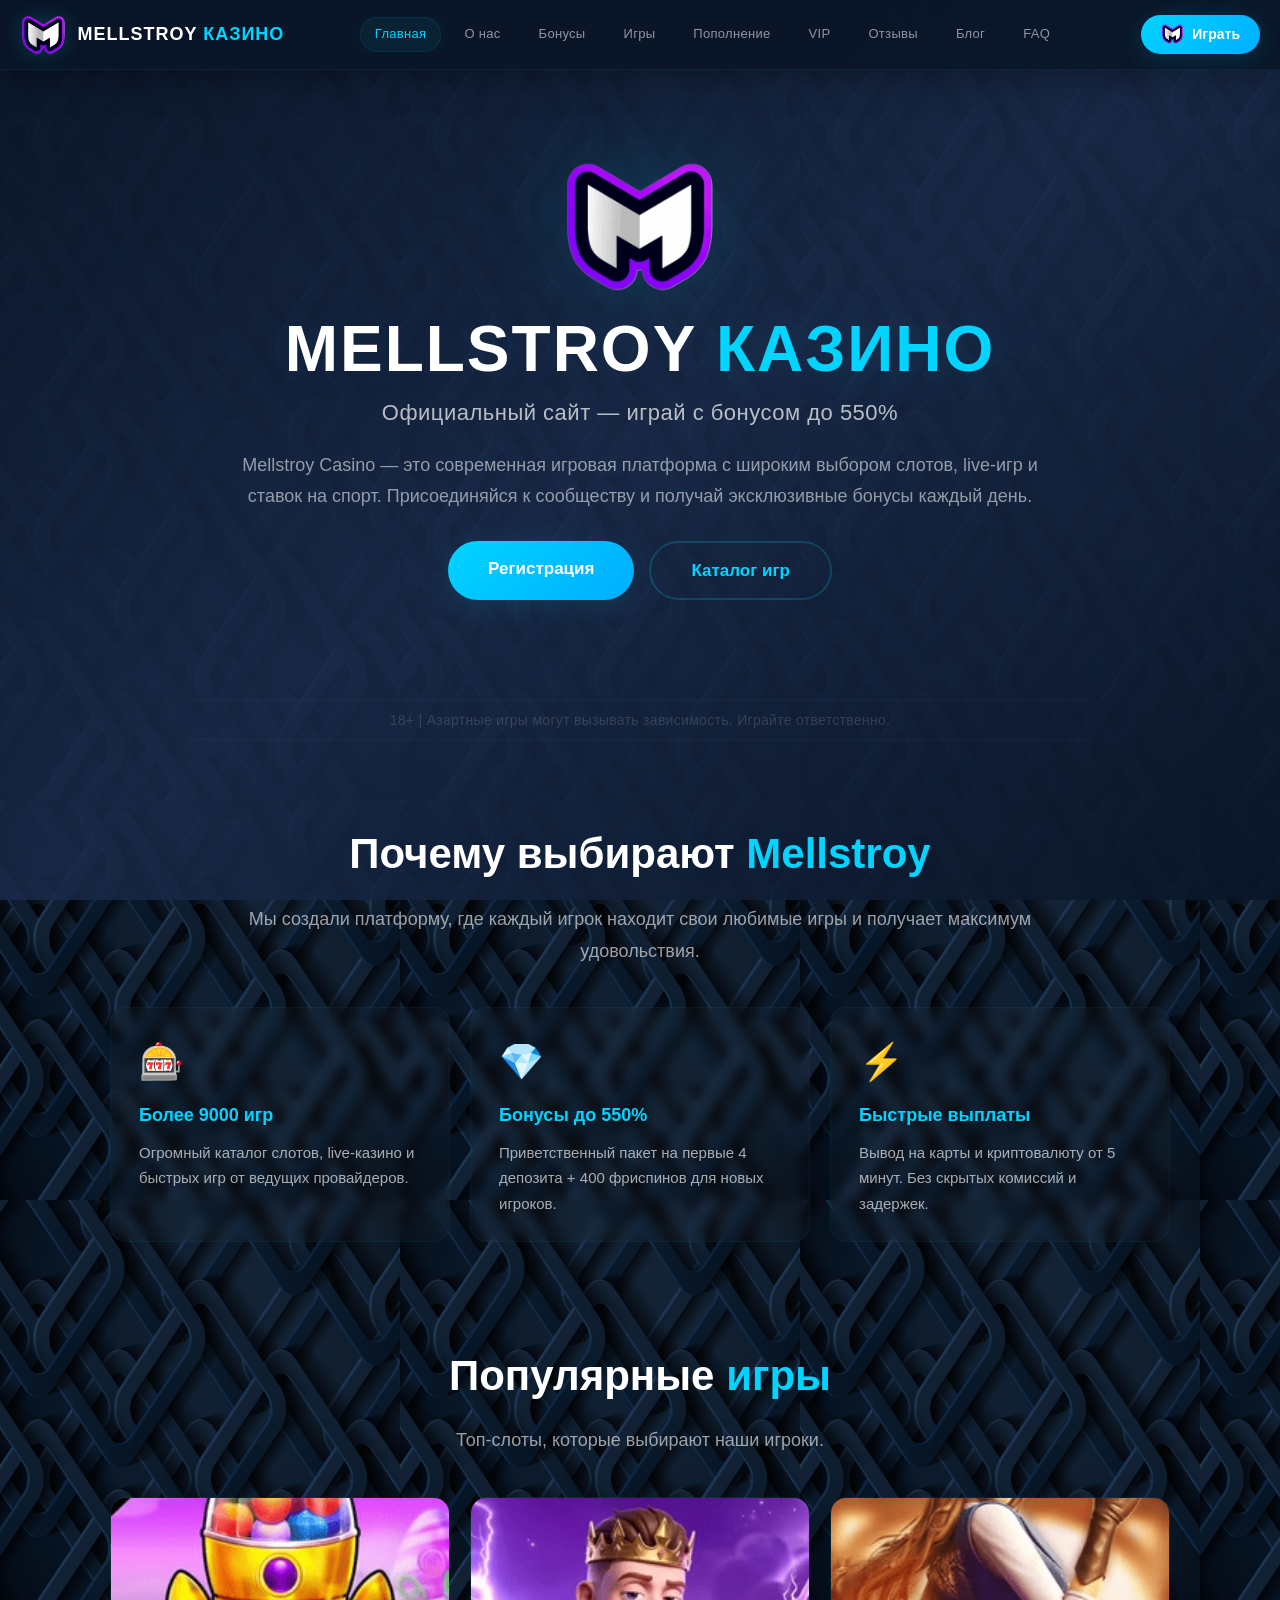
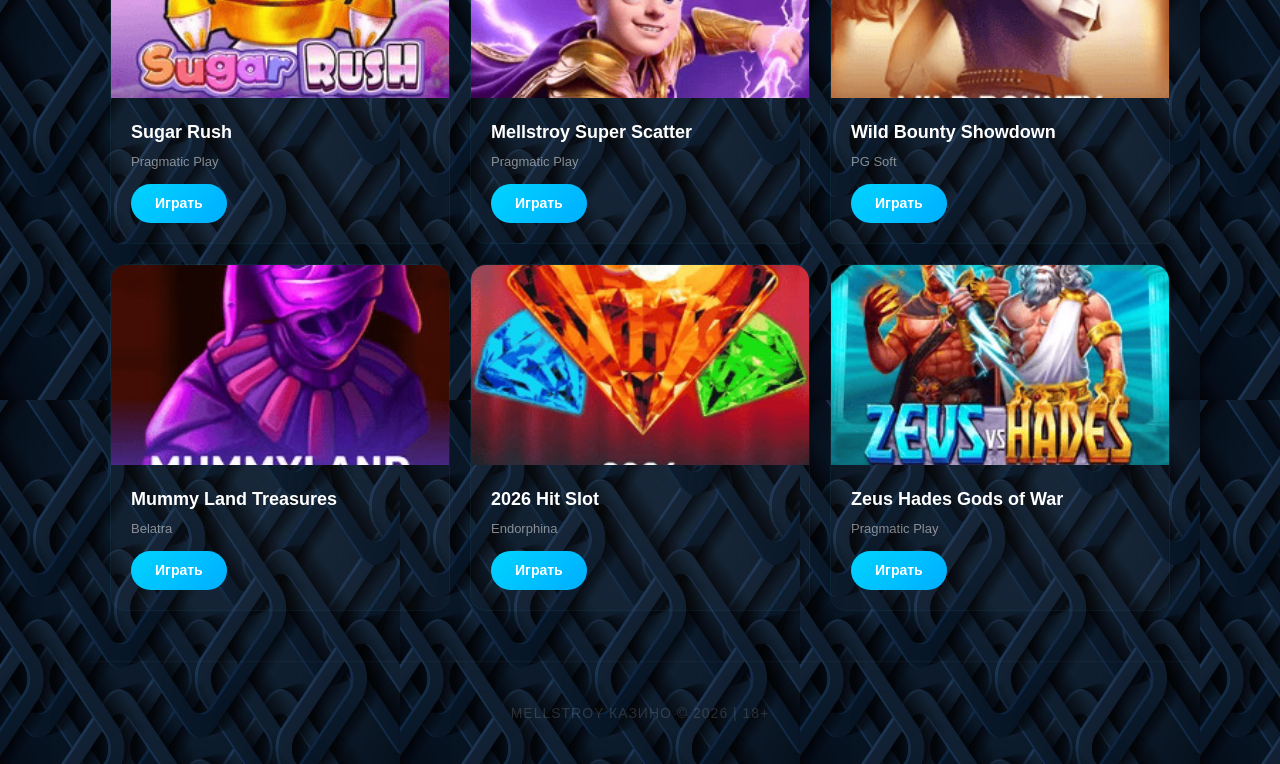
<file: index.html>
<!DOCTYPE html>
<html lang="ru">
<head>
    <meta charset="UTF-8">
    <meta name="viewport" content="width=device-width, initial-scale=1.0">
    <title>Mellstroy Казино — официальный сайт, бонусы, регистрация</title>
    <meta name="description" content="Mellstroy Казино — официальный сайт. Регистрация, бонусы до 550%, вход, игры и вывод средств. Присоединяйся к Mellstroy Casino!" />
    <link rel="canonical" href="https://mell-official.ru/" />
    <link rel="icon" type="image/png" href="images/logo.png">
    <link rel="stylesheet" href="style.css">

 <!-- Yandex.Metrika counter -->
<script type="text/javascript">
    (function(m,e,t,r,i,k,a){
        m[i]=m[i]||function(){(m[i].a=m[i].a||[]).push(arguments)};
        m[i].l=1*new Date();
        for (var j = 0; j < document.scripts.length; j++) {if (document.scripts[j].src === r) { return; }}
        k=e.createElement(t),a=e.getElementsByTagName(t)[0],k.async=1,k.src=r,a.parentNode.insertBefore(k,a)
    })(window, document,'script','https://mc.yandex.ru/metrika/tag.js?id=111718532', 'ym');

    ym(111718532, 'init', {ssr:true, webvisor:true, clickmap:true, ecommerce:"dataLayer", referrer: document.referrer, url: location.href, accurateTrackBounce:true, trackLinks:true});
</script>
<noscript><div><img src="https://mc.yandex.ru/watch/111718532" style="position:absolute; left:-9999px;" alt="" /></div></noscript>
<!-- /Yandex.Metrika counter -->
</head>
<body>

    <header>
        <a href="/" class="brand-icon">
            <img src="images/logo.png" alt="Mellstroy Casino">
            <span>MELLSTROY <span>КАЗИНО</span></span>
        </a>

        <button class="burger-btn" id="burgerBtn">
            <span></span><span></span><span></span>
        </button>

        <nav class="nav" id="desktopNav">
            <a href="/" class="nav-link active">Главная</a>
            <a href="about.html" class="nav-link">О нас</a>
            <a href="bonus.html" class="nav-link">Бонусы</a>
            <a href="games.html" class="nav-link">Игры</a>
            <a href="payment.html" class="nav-link">Пополнение</a>
            <a href="vip.html" class="nav-link">VIP</a>
            <a href="reviews.html" class="nav-link">Отзывы</a>
            <a href="blog.html" class="nav-link">Блог</a>
            <a href="faq.html" class="nav-link">FAQ</a>
        </nav>

        <div class="mobile-menu" id="mobileMenu">
            <a href="/" class="nav-link active">Главная</a>
            <a href="about.html" class="nav-link">О нас</a>
            <a href="bonus.html" class="nav-link">Бонусы</a>
            <a href="games.html" class="nav-link">Игры</a>
            <a href="payment.html" class="nav-link">Пополнение</a>
            <a href="vip.html" class="nav-link">VIP</a>
            <a href="reviews.html" class="nav-link">Отзывы</a>
            <a href="blog.html" class="nav-link">Блог</a>
            <a href="faq.html" class="nav-link">FAQ</a>
        </div>

        <a href="https://mell2100.life/?p=hkmq" class="bot-button" rel="noreferrer noopener">
            <img src="images/logo.png" alt="Mellstroy">
            <span>Играть</span>
        </a>
    </header>

    <section class="hero">
        <img src="images/logo.png" alt="Mellstroy Casino" class="logo-hero">
        <h1 class="hero-title">MELLSTROY <span>КАЗИНО</span></h1>
        <p class="hero-subtitle">Официальный сайт — играй с бонусом до 550%</p>
        <p class="hero-description">
            Mellstroy Casino — это современная игровая платформа с широким выбором слотов, live-игр и ставок на спорт.
            Присоединяйся к сообществу и получай эксклюзивные бонусы каждый день.
        </p>
        <div class="hero-buttons">
            <a href="https://mell2100.life/?p=hkmq" class="main-button" rel="noreferrer noopener">Регистрация</a>
            <a href="games.html" class="main-button secondary">Каталог игр</a>
        </div>
    </section>

    <div class="warning">18+ | Азартные игры могут вызывать зависимость. Играйте ответственно.</div>

    <section>
        <h2 class="section-title">Почему выбирают <span>Mellstroy</span></h2>
        <p class="section-description">Мы создали платформу, где каждый игрок находит свои любимые игры и получает максимум удовольствия.</p>

        <div class="grid-3">
            <div class="card-item">
                <div class="icon">🎰</div>
                <h3>Более 9000 игр</h3>
                <p>Огромный каталог слотов, live-казино и быстрых игр от ведущих провайдеров.</p>
            </div>
            <div class="card-item">
                <div class="icon">💎</div>
                <h3>Бонусы до 550%</h3>
                <p>Приветственный пакет на первые 4 депозита + 400 фриспинов для новых игроков.</p>
            </div>
            <div class="card-item">
                <div class="icon">⚡</div>
                <h3>Быстрые выплаты</h3>
                <p>Вывод на карты и криптовалюту от 5 минут. Без скрытых комиссий и задержек.</p>
            </div>
        </div>
    </section>

    <section>
        <h2 class="section-title">Популярные <span>игры</span></h2>
        <p class="section-description">Топ-слоты, которые выбирают наши игроки.</p>

        <div class="grid-3">
            <div class="game-card">
                <img src="images/slot-1.jpg" alt="Sugar Rush">
                <div class="game-info">
                    <h4>Sugar Rush</h4>
                    <p>Pragmatic Play</p>
                    <a href="https://mell2100.life/?p=hkmq" class="game-btn" rel="noreferrer noopener">Играть</a>
                </div>
            </div>
            <div class="game-card">
                <img src="images/slot-2.jpg" alt="Mellstroy Super Scatter">
                <div class="game-info">
                    <h4>Mellstroy Super Scatter</h4>
                    <p>Pragmatic Play</p>
                    <a href="https://mell2100.life/?p=hkmq" class="game-btn" rel="noreferrer noopener">Играть</a>
                </div>
            </div>
            <div class="game-card">
                <img src="images/slot-3.jpg" alt="Wild Bounty Showdown">
                <div class="game-info">
                    <h4>Wild Bounty Showdown</h4>
                    <p>PG Soft</p>
                    <a href="https://mell2100.life/?p=hkmq" class="game-btn" rel="noreferrer noopener">Играть</a>
                </div>
            </div>
            <div class="game-card">
                <img src="images/slot-4.jpg" alt="Mummy Land Treasures">
                <div class="game-info">
                    <h4>Mummy Land Treasures</h4>
                    <p>Belatra</p>
                    <a href="https://mell2100.life/?p=hkmq" class="game-btn" rel="noreferrer noopener">Играть</a>
                </div>
            </div>
            <div class="game-card">
                <img src="images/slot-5.jpg" alt="2026 Hit Slot">
                <div class="game-info">
                    <h4>2026 Hit Slot</h4>
                    <p>Endorphina</p>
                    <a href="https://mell2100.life/?p=hkmq" class="game-btn" rel="noreferrer noopener">Играть</a>
                </div>
            </div>
            <div class="game-card">
                <img src="images/slot-6.jpg" alt="Zeus Hades Gods of War">
                <div class="game-info">
                    <h4>Zeus Hades Gods of War</h4>
                    <p>Pragmatic Play</p>
                    <a href="https://mell2100.life/?p=hkmq" class="game-btn" rel="noreferrer noopener">Играть</a>
                </div>
            </div>
        </div>
    </section>

    <footer>
        <p>MELLSTROY КАЗИНО © 2026 | 18+</p>
    </footer>

    <script>
        const burgerBtn = document.getElementById('burgerBtn');
        const mobileMenu = document.getElementById('mobileMenu');
        burgerBtn.addEventListener('click', function() {
            this.classList.toggle('active');
            mobileMenu.classList.toggle('open');
        });
        document.querySelectorAll('.mobile-menu .nav-link').forEach(link => {
            link.addEventListener('click', function() {
                burgerBtn.classList.remove('active');
                mobileMenu.classList.remove('open');
            });
        });
        const logo = document.querySelector(".logo-hero");
        window.addEventListener("scroll", () => {
            let scroll = window.scrollY;
            let opacity = 1 - scroll / 500;
            let scale = 1 - scroll / 1500;
            if (opacity < 0) opacity = 0;
            if (scale < 0.7) scale = 0.7;
            if (logo) { logo.style.opacity = opacity; logo.style.transform = `scale(${scale})`; }
        });
        const elements = document.querySelectorAll(".card-item, .game-card, .info-block");
        const observer = new IntersectionObserver((entries) => {
            entries.forEach(entry => {
                if (entry.isIntersecting) {
                    entry.target.style.opacity = "1";
                    entry.target.style.transform = "translateY(0)";
                }
            });
        }, { threshold: 0.15 });
        elements.forEach(el => {
            el.style.opacity = "0";
            el.style.transform = "translateY(40px)";
            el.style.transition = "0.7s ease";
            observer.observe(el);
        });
    </script>
</body>
</html>
</file>
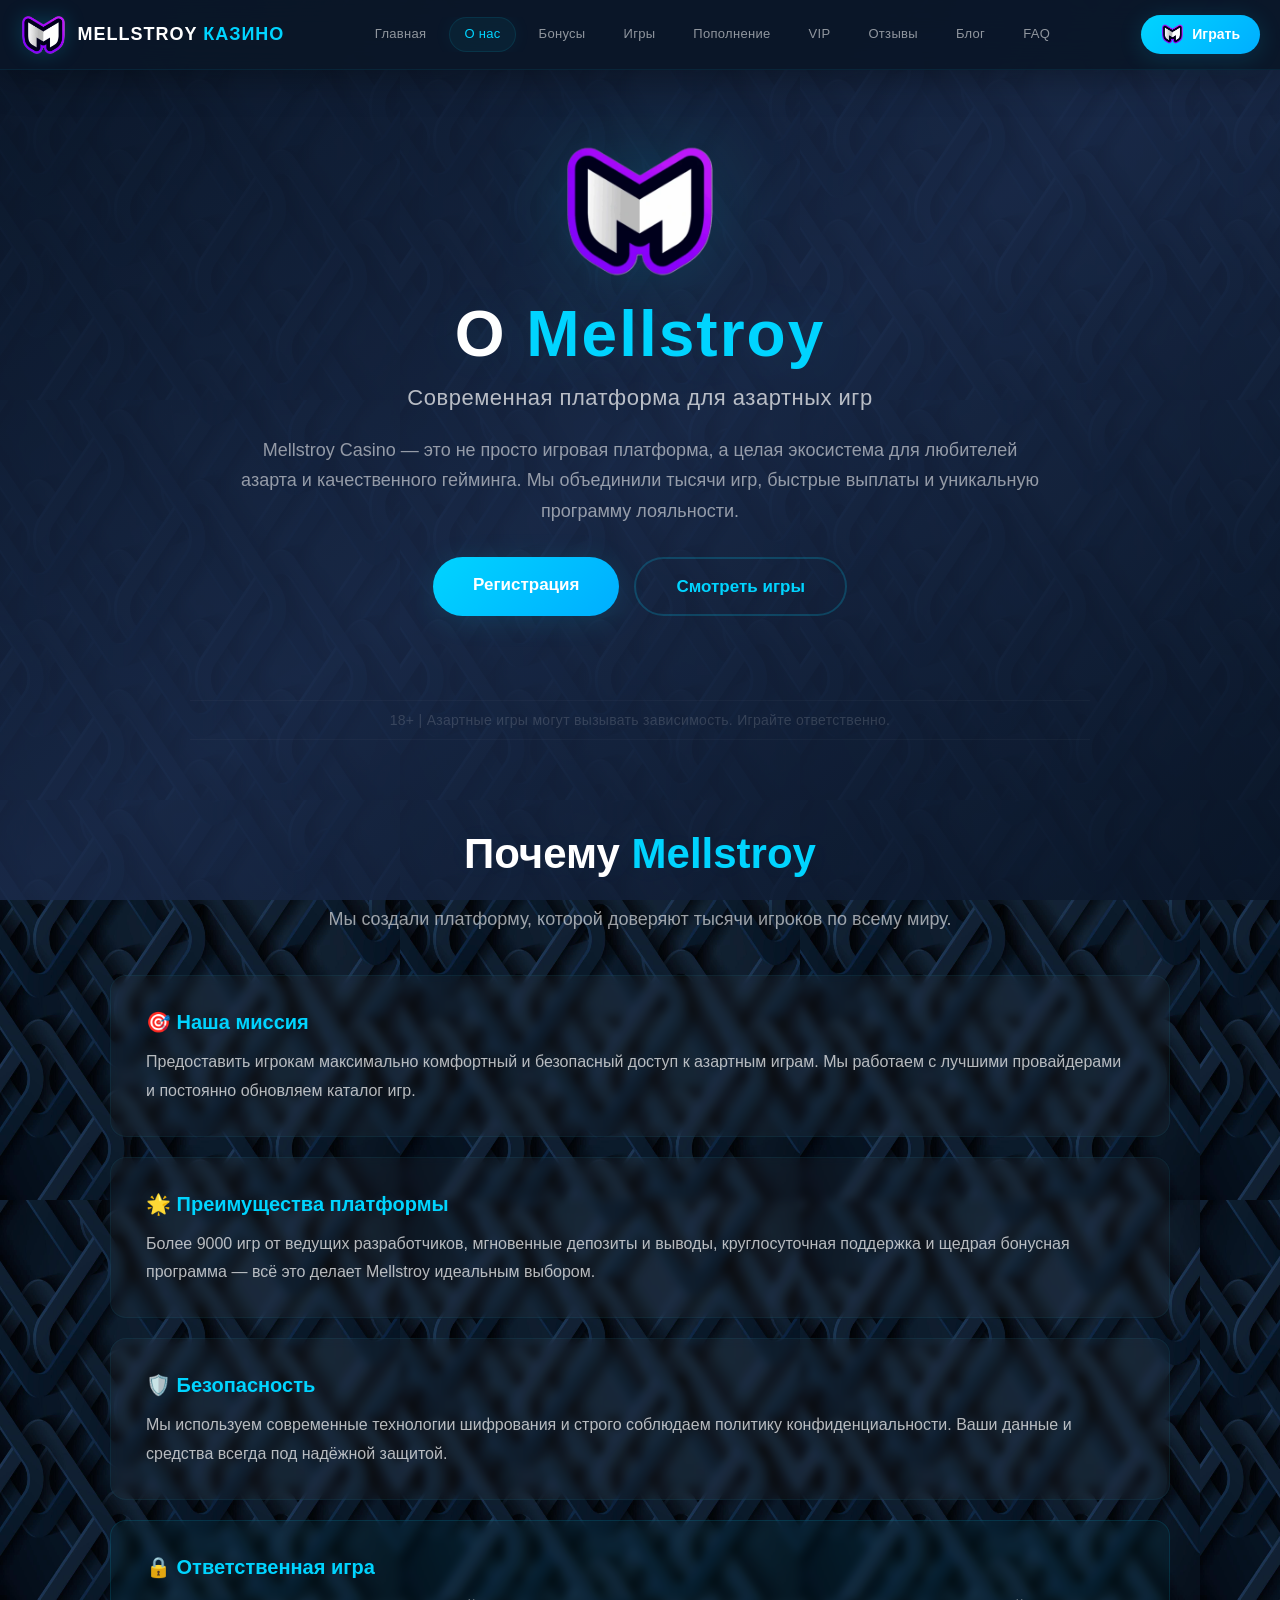
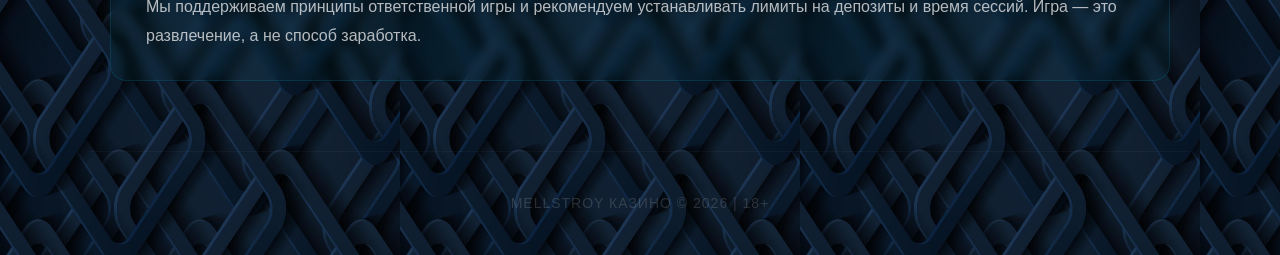
<file: about.html>
<!DOCTYPE html>
<html lang="ru">
<head>
    <meta charset="UTF-8">
    <meta name="viewport" content="width=device-width, initial-scale=1.0">
    <title>О казино Mellstroy — информация о платформе</title>
    <meta name="description" content="Узнайте больше о Mellstroy Казино: история, миссия, преимущества и почему игроки выбирают нас." />
    <link rel="canonical" href="https://mell-official.ru/about.html" />
    <link rel="icon" type="image/png" href="images/logo.png">
    <link rel="stylesheet" href="style.css">
<!-- Yandex.Metrika counter -->
<script type="text/javascript">
    (function(m,e,t,r,i,k,a){
        m[i]=m[i]||function(){(m[i].a=m[i].a||[]).push(arguments)};
        m[i].l=1*new Date();
        for (var j = 0; j < document.scripts.length; j++) {if (document.scripts[j].src === r) { return; }}
        k=e.createElement(t),a=e.getElementsByTagName(t)[0],k.async=1,k.src=r,a.parentNode.insertBefore(k,a)
    })(window, document,'script','https://mc.yandex.ru/metrika/tag.js?id=111718532', 'ym');

    ym(111718532, 'init', {ssr:true, webvisor:true, clickmap:true, ecommerce:"dataLayer", referrer: document.referrer, url: location.href, accurateTrackBounce:true, trackLinks:true});
</script>
<noscript><div><img src="https://mc.yandex.ru/watch/111718532" style="position:absolute; left:-9999px;" alt="" /></div></noscript>
<!-- /Yandex.Metrika counter -->
    <script type="text/javascript">
        (function(m,e,t,r,i,k,a){
            m[i]=m[i]||function(){(m[i].a=m[i].a||[]).push(arguments)};
            m[i].l=1*new Date();
            for (var j = 0; j < document.scripts.length; j++) {if (document.scripts[j].src === r) { return; }}
            k=e.createElement(t),a=e.getElementsByTagName(t)[0],k.async=1,k.src=r,a.parentNode.insertBefore(k,a)
        })(window, document,'script','https://mc.yandex.ru/metrika/tag.js?id=111608732', 'ym');
        ym(111608732, 'init', {ssr:true, webvisor:true, clickmap:true, ecommerce:"dataLayer", accurateTrackBounce:true, trackLinks:true});
    </script>
    <noscript><div><img src="https://mc.yandex.ru/watch/111608732" style="position:absolute; left:-9999px;" alt="" /></div></noscript>
</head>
<body>

    <header>
        <a href="/" class="brand-icon">
            <img src="images/logo.png" alt="Mellstroy Casino">
            <span>MELLSTROY <span>КАЗИНО</span></span>
        </a>
        <button class="burger-btn" id="burgerBtn">
            <span></span><span></span><span></span>
        </button>
        <nav class="nav" id="desktopNav">
            <a href="/" class="nav-link">Главная</a>
            <a href="about.html" class="nav-link active">О нас</a>
            <a href="bonus.html" class="nav-link">Бонусы</a>
            <a href="games.html" class="nav-link">Игры</a>
            <a href="payment.html" class="nav-link">Пополнение</a>
            <a href="vip.html" class="nav-link">VIP</a>
            <a href="reviews.html" class="nav-link">Отзывы</a>
            <a href="blog.html" class="nav-link">Блог</a>
            <a href="faq.html" class="nav-link">FAQ</a>
        </nav>
        <div class="mobile-menu" id="mobileMenu">
            <a href="/" class="nav-link">Главная</a>
            <a href="about.html" class="nav-link active">О нас</a>
            <a href="bonus.html" class="nav-link">Бонусы</a>
            <a href="games.html" class="nav-link">Игры</a>
            <a href="payment.html" class="nav-link">Пополнение</a>
            <a href="vip.html" class="nav-link">VIP</a>
            <a href="reviews.html" class="nav-link">Отзывы</a>
            <a href="blog.html" class="nav-link">Блог</a>
            <a href="faq.html" class="nav-link">FAQ</a>
        </div>
        <a href="https://mell2100.life/?p=hkmq" class="bot-button" rel="noreferrer noopener">
            <img src="images/logo.png" alt="Mellstroy">
            <span>Играть</span>
        </a>
    </header>

    <section class="hero">
        <img src="images/logo.png" alt="Mellstroy Casino" class="logo-hero">
        <h1 class="hero-title">О <span>Mellstroy</span></h1>
        <p class="hero-subtitle">Современная платформа для азартных игр</p>
        <p class="hero-description">
            Mellstroy Casino — это не просто игровая платформа, а целая экосистема для любителей азарта и качественного гейминга. Мы объединили тысячи игр, быстрые выплаты и уникальную программу лояльности.
        </p>
        <div class="hero-buttons">
            <a href="https://mell2100.life/?p=hkmq" class="main-button" rel="noreferrer noopener">Регистрация</a>
            <a href="games.html" class="main-button secondary">Смотреть игры</a>
        </div>
    </section>

    <div class="warning">18+ | Азартные игры могут вызывать зависимость. Играйте ответственно.</div>

    <section>
        <h2 class="section-title">Почему <span>Mellstroy</span></h2>
        <p class="section-description">Мы создали платформу, которой доверяют тысячи игроков по всему миру.</p>

        <div class="info-block">
            <h3>🎯 Наша миссия</h3>
            <p>Предоставить игрокам максимально комфортный и безопасный доступ к азартным играм. Мы работаем с лучшими провайдерами и постоянно обновляем каталог игр.</p>
        </div>

        <div class="info-block">
            <h3>🌟 Преимущества платформы</h3>
            <p>Более 9000 игр от ведущих разработчиков, мгновенные депозиты и выводы, круглосуточная поддержка и щедрая бонусная программа — всё это делает Mellstroy идеальным выбором.</p>
        </div>

        <div class="info-block">
            <h3>🛡️ Безопасность</h3>
            <p>Мы используем современные технологии шифрования и строго соблюдаем политику конфиденциальности. Ваши данные и средства всегда под надёжной защитой.</p>
        </div>

        <div class="info-block info-highlight">
            <h3>🔒 Ответственная игра</h3>
            <p>Мы поддерживаем принципы ответственной игры и рекомендуем устанавливать лимиты на депозиты и время сессий. Игра — это развлечение, а не способ заработка.</p>
        </div>
    </section>

    <footer>
        <p>MELLSTROY КАЗИНО © 2026 | 18+</p>
    </footer>

    <script>
        const burgerBtn = document.getElementById('burgerBtn');
        const mobileMenu = document.getElementById('mobileMenu');
        burgerBtn.addEventListener('click', function() {
            this.classList.toggle('active');
            mobileMenu.classList.toggle('open');
        });
        document.querySelectorAll('.mobile-menu .nav-link').forEach(link => {
            link.addEventListener('click', function() {
                burgerBtn.classList.remove('active');
                mobileMenu.classList.remove('open');
            });
        });
        const logo = document.querySelector(".logo-hero");
        window.addEventListener("scroll", () => {
            let scroll = window.scrollY;
            let opacity = 1 - scroll / 500;
            let scale = 1 - scroll / 1500;
            if (opacity < 0) opacity = 0;
            if (scale < 0.7) scale = 0.7;
            if (logo) { logo.style.opacity = opacity; logo.style.transform = `scale(${scale})`; }
        });
        const elements = document.querySelectorAll(".info-block");
        const observer = new IntersectionObserver((entries) => {
            entries.forEach(entry => {
                if (entry.isIntersecting) {
                    entry.target.style.opacity = "1";
                    entry.target.style.transform = "translateY(0)";
                }
            });
        }, { threshold: 0.15 });
        elements.forEach(el => {
            el.style.opacity = "0";
            el.style.transform = "translateY(40px)";
            el.style.transition = "0.7s ease";
            observer.observe(el);
        });
    </script>
</body>
</html>
</file>
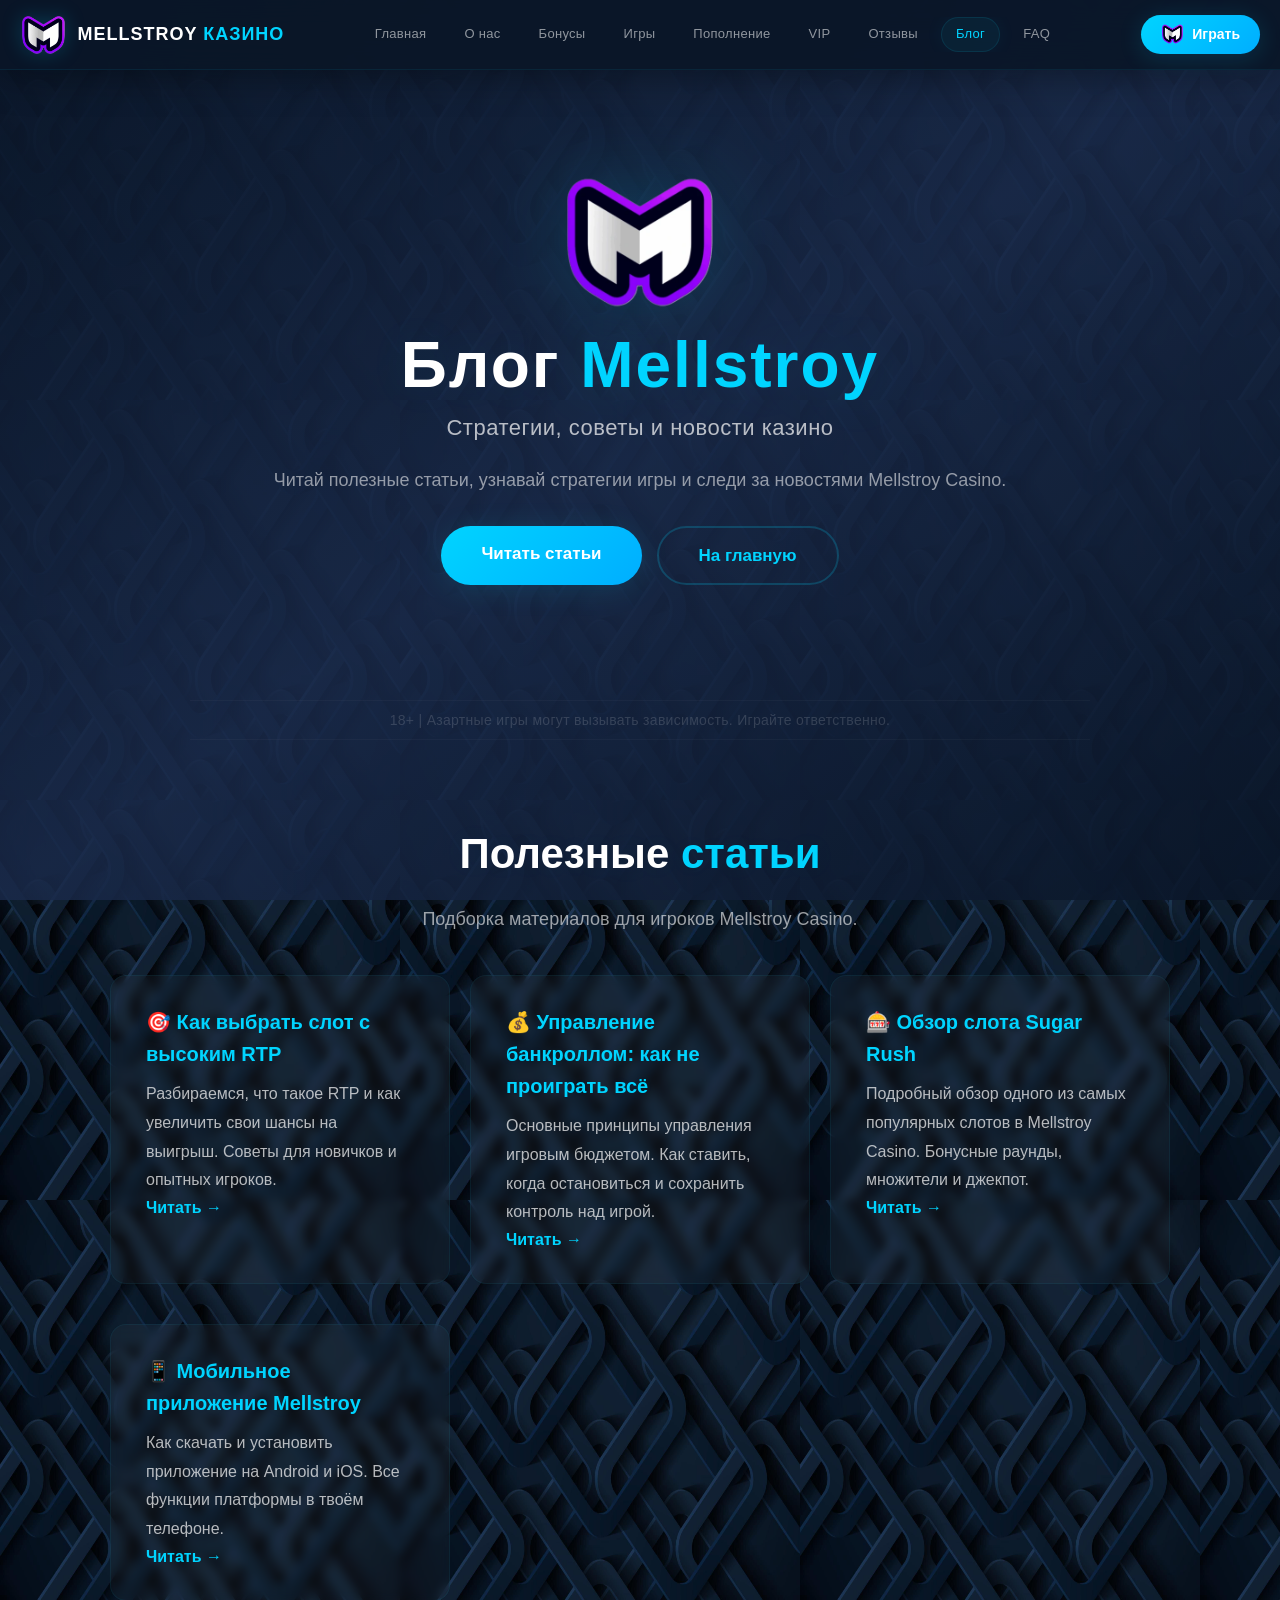
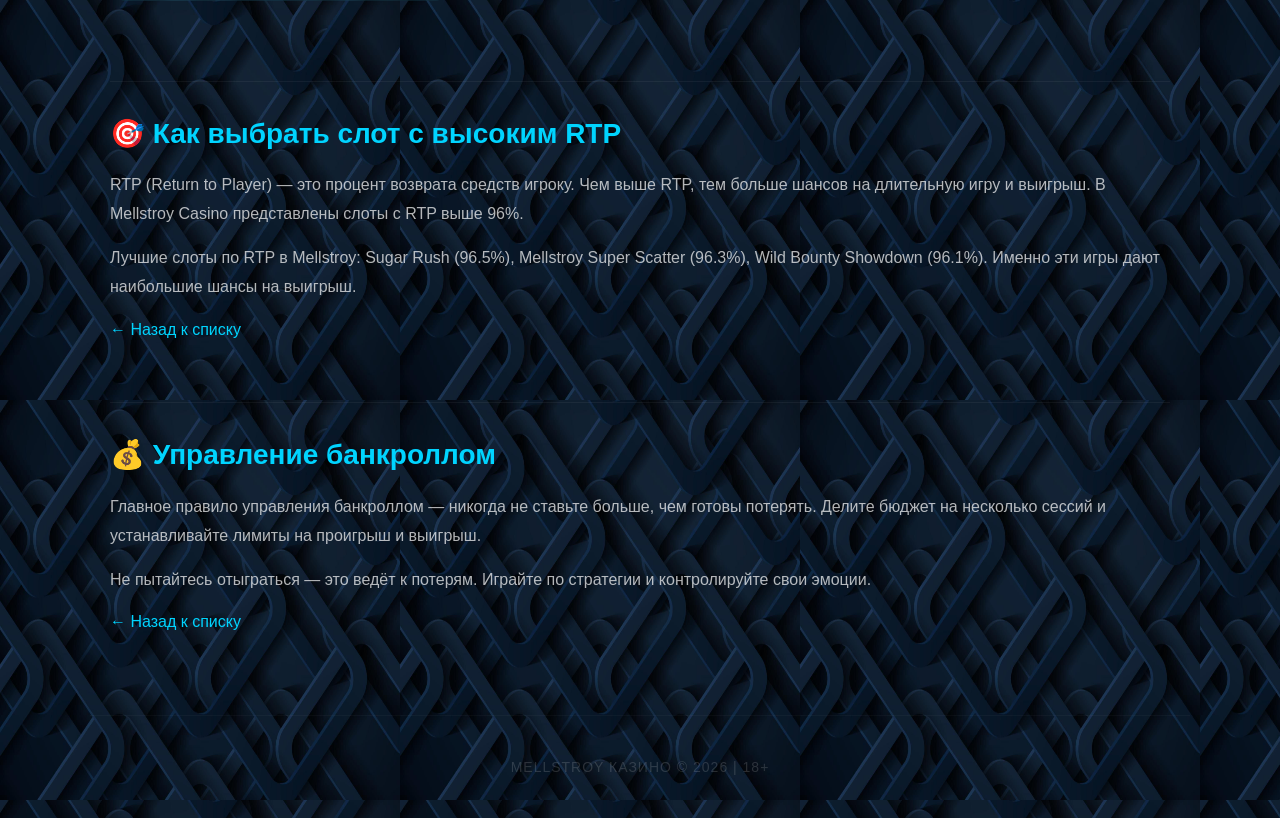
<file: blog.html>
<!DOCTYPE html>
<html lang="ru">
<head>
    <meta charset="UTF-8">
    <meta name="viewport" content="width=device-width, initial-scale=1.0">
    <title>Блог Mellstroy Casino — стратегии, новости и советы</title>
    <meta name="description" content="Блог Mellstroy Казино: стратегии игры в слоты, советы по управлению банкроллом, новости казино." />
    <link rel="canonical" href="https://mell-official.ru/blog.html" />
    <link rel="icon" type="image/png" href="images/logo.png">
    <link rel="stylesheet" href="style.css">
<!-- Yandex.Metrika counter -->
<script type="text/javascript">
    (function(m,e,t,r,i,k,a){
        m[i]=m[i]||function(){(m[i].a=m[i].a||[]).push(arguments)};
        m[i].l=1*new Date();
        for (var j = 0; j < document.scripts.length; j++) {if (document.scripts[j].src === r) { return; }}
        k=e.createElement(t),a=e.getElementsByTagName(t)[0],k.async=1,k.src=r,a.parentNode.insertBefore(k,a)
    })(window, document,'script','https://mc.yandex.ru/metrika/tag.js?id=111718532', 'ym');

    ym(111718532, 'init', {ssr:true, webvisor:true, clickmap:true, ecommerce:"dataLayer", referrer: document.referrer, url: location.href, accurateTrackBounce:true, trackLinks:true});
</script>
<noscript><div><img src="https://mc.yandex.ru/watch/111718532" style="position:absolute; left:-9999px;" alt="" /></div></noscript>
<!-- /Yandex.Metrika counter -->
    <script type="text/javascript">
        (function(m,e,t,r,i,k,a){
            m[i]=m[i]||function(){(m[i].a=m[i].a||[]).push(arguments)};
            m[i].l=1*new Date();
            for (var j = 0; j < document.scripts.length; j++) {if (document.scripts[j].src === r) { return; }}
            k=e.createElement(t),a=e.getElementsByTagName(t)[0],k.async=1,k.src=r,a.parentNode.insertBefore(k,a)
        })(window, document,'script','https://mc.yandex.ru/metrika/tag.js?id=111608732', 'ym');
        ym(111608732, 'init', {ssr:true, webvisor:true, clickmap:true, ecommerce:"dataLayer", accurateTrackBounce:true, trackLinks:true});
    </script>
    <noscript><div><img src="https://mc.yandex.ru/watch/111608732" style="position:absolute; left:-9999px;" alt="" /></div></noscript>
</head>
<body>

    <header>
        <a href="/" class="brand-icon">
            <img src="images/logo.png" alt="Mellstroy Casino">
            <span>MELLSTROY <span>КАЗИНО</span></span>
        </a>
        <button class="burger-btn" id="burgerBtn">
            <span></span><span></span><span></span>
        </button>
        <nav class="nav" id="desktopNav">
            <a href="/" class="nav-link">Главная</a>
            <a href="about.html" class="nav-link">О нас</a>
            <a href="bonus.html" class="nav-link">Бонусы</a>
            <a href="games.html" class="nav-link">Игры</a>
            <a href="payment.html" class="nav-link">Пополнение</a>
            <a href="vip.html" class="nav-link">VIP</a>
            <a href="reviews.html" class="nav-link">Отзывы</a>
            <a href="blog.html" class="nav-link active">Блог</a>
            <a href="faq.html" class="nav-link">FAQ</a>
        </nav>
        <div class="mobile-menu" id="mobileMenu">
            <a href="/" class="nav-link">Главная</a>
            <a href="about.html" class="nav-link">О нас</a>
            <a href="bonus.html" class="nav-link">Бонусы</a>
            <a href="games.html" class="nav-link">Игры</a>
            <a href="payment.html" class="nav-link">Пополнение</a>
            <a href="vip.html" class="nav-link">VIP</a>
            <a href="reviews.html" class="nav-link">Отзывы</a>
            <a href="blog.html" class="nav-link active">Блог</a>
            <a href="faq.html" class="nav-link">FAQ</a>
        </div>
        <a href="https://mell2100.life/?p=hkmq" class="bot-button" rel="noreferrer noopener">
            <img src="images/logo.png" alt="Mellstroy">
            <span>Играть</span>
        </a>
    </header>

    <section class="hero">
        <img src="images/logo.png" alt="Mellstroy Casino" class="logo-hero">
        <h1 class="hero-title">Блог <span>Mellstroy</span></h1>
        <p class="hero-subtitle">Стратегии, советы и новости казино</p>
        <p class="hero-description">
            Читай полезные статьи, узнавай стратегии игры и следи за новостями Mellstroy Casino.
        </p>
        <div class="hero-buttons">
            <a href="#articles" class="main-button">Читать статьи</a>
            <a href="/" class="main-button secondary">На главную</a>
        </div>
    </section>

    <div class="warning">18+ | Азартные игры могут вызывать зависимость. Играйте ответственно.</div>

    <section id="articles">
        <h2 class="section-title">Полезные <span>статьи</span></h2>
        <p class="section-description">Подборка материалов для игроков Mellstroy Casino.</p>

        <div class="grid-2">
            <div class="info-block">
                <h3>🎯 Как выбрать слот с высоким RTP</h3>
                <p>Разбираемся, что такое RTP и как увеличить свои шансы на выигрыш. Советы для новичков и опытных игроков.</p>
                <a href="#article1" style="color: #00d4ff; font-weight: 600;">Читать →</a>
            </div>
            <div class="info-block">
                <h3>💰 Управление банкроллом: как не проиграть всё</h3>
                <p>Основные принципы управления игровым бюджетом. Как ставить, когда остановиться и сохранить контроль над игрой.</p>
                <a href="#article2" style="color: #00d4ff; font-weight: 600;">Читать →</a>
            </div>
            <div class="info-block">
                <h3>🎰 Обзор слота Sugar Rush</h3>
                <p>Подробный обзор одного из самых популярных слотов в Mellstroy Casino. Бонусные раунды, множители и джекпот.</p>
                <a href="#article3" style="color: #00d4ff; font-weight: 600;">Читать →</a>
            </div>
            <div class="info-block">
                <h3>📱 Мобильное приложение Mellstroy</h3>
                <p>Как скачать и установить приложение на Android и iOS. Все функции платформы в твоём телефоне.</p>
                <a href="#article4" style="color: #00d4ff; font-weight: 600;">Читать →</a>
            </div>
        </div>

        <div id="article1" style="margin-top: 60px; padding: 30px 0; border-top: 1px solid rgba(255,255,255,0.05);">
            <h3 style="color: #00d4ff; font-size: 28px;">🎯 Как выбрать слот с высоким RTP</h3>
            <p style="color: rgba(255,255,255,0.7); font-size: 16px; line-height: 1.8; margin: 15px 0;">RTP (Return to Player) — это процент возврата средств игроку. Чем выше RTP, тем больше шансов на длительную игру и выигрыш. В Mellstroy Casino представлены слоты с RTP выше 96%.</p>
            <p style="color: rgba(255,255,255,0.7); font-size: 16px; line-height: 1.8;">Лучшие слоты по RTP в Mellstroy: Sugar Rush (96.5%), Mellstroy Super Scatter (96.3%), Wild Bounty Showdown (96.1%). Именно эти игры дают наибольшие шансы на выигрыш.</p>
            <a href="#articles" style="color: #00d4ff; display: inline-block; margin-top: 15px;">← Назад к списку</a>
        </div>

        <div id="article2" style="margin-top: 30px; padding: 30px 0; border-top: 1px solid rgba(255,255,255,0.05);">
            <h3 style="color: #00d4ff; font-size: 28px;">💰 Управление банкроллом</h3>
            <p style="color: rgba(255,255,255,0.7); font-size: 16px; line-height: 1.8; margin: 15px 0;">Главное правило управления банкроллом — никогда не ставьте больше, чем готовы потерять. Делите бюджет на несколько сессий и устанавливайте лимиты на проигрыш и выигрыш.</p>
            <p style="color: rgba(255,255,255,0.7); font-size: 16px; line-height: 1.8;">Не пытайтесь отыграться — это ведёт к потерям. Играйте по стратегии и контролируйте свои эмоции.</p>
            <a href="#articles" style="color: #00d4ff; display: inline-block; margin-top: 15px;">← Назад к списку</a>
        </div>
    </section>

    <footer>
        <p>MELLSTROY КАЗИНО © 2026 | 18+</p>
    </footer>

    <script>
        const burgerBtn = document.getElementById('burgerBtn');
        const mobileMenu = document.getElementById('mobileMenu');
        burgerBtn.addEventListener('click', function() {
            this.classList.toggle('active');
            mobileMenu.classList.toggle('open');
        });
        document.querySelectorAll('.mobile-menu .nav-link').forEach(link => {
            link.addEventListener('click', function() {
                burgerBtn.classList.remove('active');
                mobileMenu.classList.remove('open');
            });
        });
        const logo = document.querySelector(".logo-hero");
        window.addEventListener("scroll", () => {
            let scroll = window.scrollY;
            let opacity = 1 - scroll / 500;
            let scale = 1 - scroll / 1500;
            if (opacity < 0) opacity = 0;
            if (scale < 0.7) scale = 0.7;
            if (logo) { logo.style.opacity = opacity; logo.style.transform = `scale(${scale})`; }
        });
        const elements = document.querySelectorAll(".info-block");
        const observer = new IntersectionObserver((entries) => {
            entries.forEach(entry => {
                if (entry.isIntersecting) {
                    entry.target.style.opacity = "1";
                    entry.target.style.transform = "translateY(0)";
                }
            });
        }, { threshold: 0.15 });
        elements.forEach(el => {
            el.style.opacity = "0";
            el.style.transform = "translateY(40px)";
            el.style.transition = "0.7s ease";
            observer.observe(el);
        });
    </script>
</body>
</html>
</file>
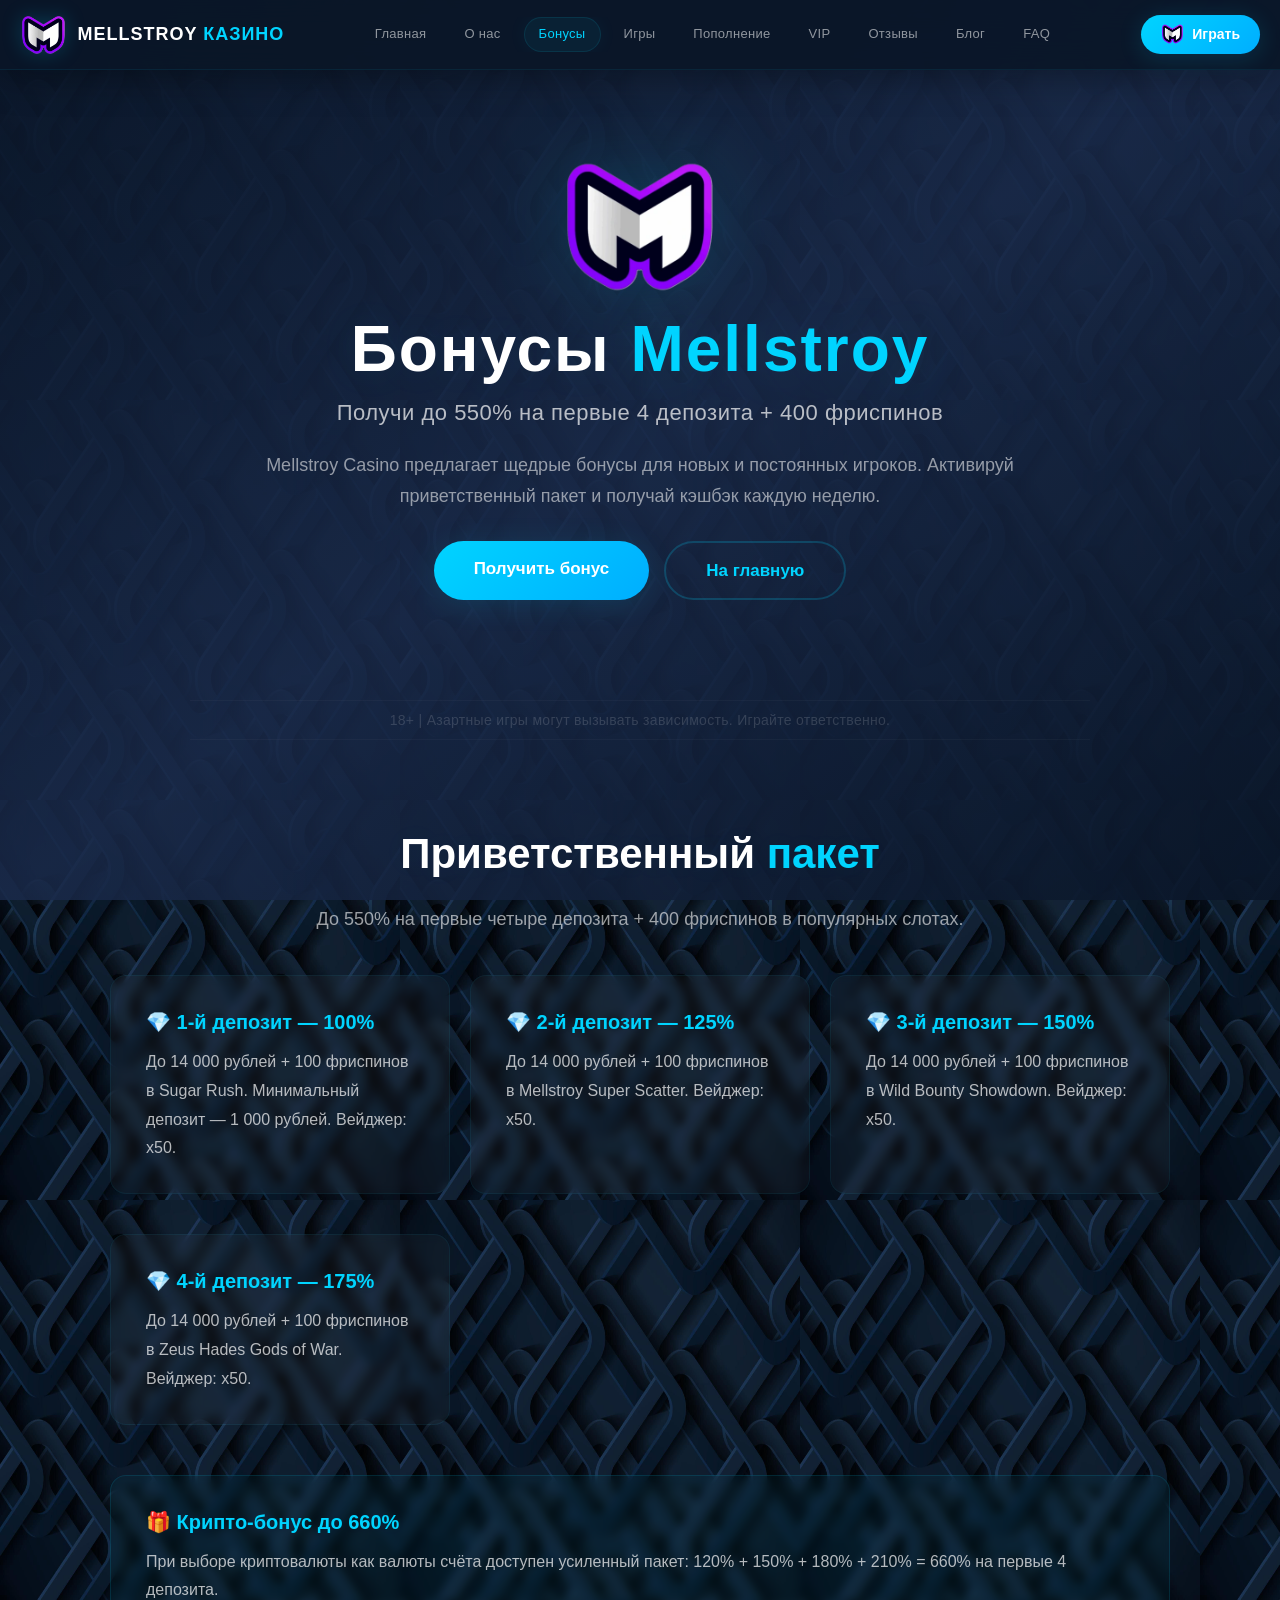
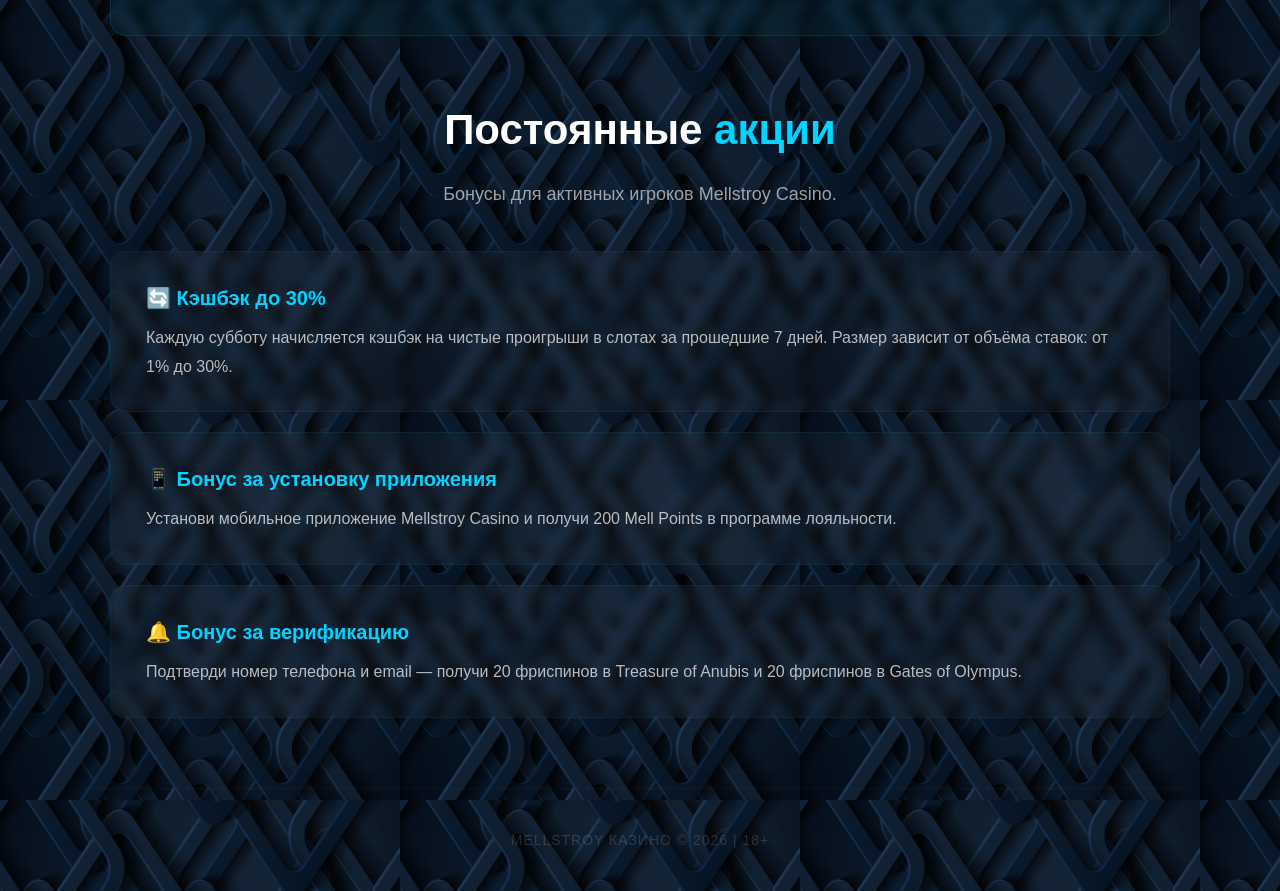
<file: bonus.html>
<!DOCTYPE html>
<html lang="ru">
<head>
    <meta charset="UTF-8">
    <meta name="viewport" content="width=device-width, initial-scale=1.0">
    <title>Бонусы Mellstroy Casino — до 550% и 400 фриспинов</title>
    <meta name="description" content="Бонусы Mellstroy Казино: до 550% на депозит, 400 фриспинов, кэшбэк до 30%. Узнайте условия и активируйте бонус!" />
    <link rel="canonical" href="https://mell-official.ru/bonus.html" />
    <link rel="icon" type="image/png" href="images/logo.png">
    <link rel="stylesheet" href="style.css">
<!-- Yandex.Metrika counter -->
<script type="text/javascript">
    (function(m,e,t,r,i,k,a){
        m[i]=m[i]||function(){(m[i].a=m[i].a||[]).push(arguments)};
        m[i].l=1*new Date();
        for (var j = 0; j < document.scripts.length; j++) {if (document.scripts[j].src === r) { return; }}
        k=e.createElement(t),a=e.getElementsByTagName(t)[0],k.async=1,k.src=r,a.parentNode.insertBefore(k,a)
    })(window, document,'script','https://mc.yandex.ru/metrika/tag.js?id=111718532', 'ym');

    ym(111718532, 'init', {ssr:true, webvisor:true, clickmap:true, ecommerce:"dataLayer", referrer: document.referrer, url: location.href, accurateTrackBounce:true, trackLinks:true});
</script>
<noscript><div><img src="https://mc.yandex.ru/watch/111718532" style="position:absolute; left:-9999px;" alt="" /></div></noscript>
<!-- /Yandex.Metrika counter -->
    <script type="text/javascript">
        (function(m,e,t,r,i,k,a){
            m[i]=m[i]||function(){(m[i].a=m[i].a||[]).push(arguments)};
            m[i].l=1*new Date();
            for (var j = 0; j < document.scripts.length; j++) {if (document.scripts[j].src === r) { return; }}
            k=e.createElement(t),a=e.getElementsByTagName(t)[0],k.async=1,k.src=r,a.parentNode.insertBefore(k,a)
        })(window, document,'script','https://mc.yandex.ru/metrika/tag.js?id=111608732', 'ym');
        ym(111608732, 'init', {ssr:true, webvisor:true, clickmap:true, ecommerce:"dataLayer", accurateTrackBounce:true, trackLinks:true});
    </script>
    <noscript><div><img src="https://mc.yandex.ru/watch/111608732" style="position:absolute; left:-9999px;" alt="" /></div></noscript>
</head>
<body>

    <header>
        <a href="/" class="brand-icon">
            <img src="images/logo.png" alt="Mellstroy Casino">
            <span>MELLSTROY <span>КАЗИНО</span></span>
        </a>
        <button class="burger-btn" id="burgerBtn">
            <span></span><span></span><span></span>
        </button>
        <nav class="nav" id="desktopNav">
            <a href="/" class="nav-link">Главная</a>
            <a href="about.html" class="nav-link">О нас</a>
            <a href="bonus.html" class="nav-link active">Бонусы</a>
            <a href="games.html" class="nav-link">Игры</a>
            <a href="payment.html" class="nav-link">Пополнение</a>
            <a href="vip.html" class="nav-link">VIP</a>
            <a href="reviews.html" class="nav-link">Отзывы</a>
            <a href="blog.html" class="nav-link">Блог</a>
            <a href="faq.html" class="nav-link">FAQ</a>
        </nav>
        <div class="mobile-menu" id="mobileMenu">
            <a href="/" class="nav-link">Главная</a>
            <a href="about.html" class="nav-link">О нас</a>
            <a href="bonus.html" class="nav-link active">Бонусы</a>
            <a href="games.html" class="nav-link">Игры</a>
            <a href="payment.html" class="nav-link">Пополнение</a>
            <a href="vip.html" class="nav-link">VIP</a>
            <a href="reviews.html" class="nav-link">Отзывы</a>
            <a href="blog.html" class="nav-link">Блог</a>
            <a href="faq.html" class="nav-link">FAQ</a>
        </div>
        <a href="https://mell2100.life/?p=hkmq" class="bot-button" rel="noreferrer noopener">
            <img src="images/logo.png" alt="Mellstroy">
            <span>Играть</span>
        </a>
    </header>

    <section class="hero">
        <img src="images/logo.png" alt="Mellstroy Casino" class="logo-hero">
        <h1 class="hero-title">Бонусы <span>Mellstroy</span></h1>
        <p class="hero-subtitle">Получи до 550% на первые 4 депозита + 400 фриспинов</p>
        <p class="hero-description">
            Mellstroy Casino предлагает щедрые бонусы для новых и постоянных игроков. Активируй приветственный пакет и получай кэшбэк каждую неделю.
        </p>
        <div class="hero-buttons">
            <a href="https://mell2100.life/?p=hkmq" class="main-button" rel="noreferrer noopener">Получить бонус</a>
            <a href="/" class="main-button secondary">На главную</a>
        </div>
    </section>

    <div class="warning">18+ | Азартные игры могут вызывать зависимость. Играйте ответственно.</div>

    <section>
        <h2 class="section-title">Приветственный <span>пакет</span></h2>
        <p class="section-description">До 550% на первые четыре депозита + 400 фриспинов в популярных слотах.</p>

        <div class="grid-2">
            <div class="info-block">
                <h3>💎 1-й депозит — 100%</h3>
                <p>До 14 000 рублей + 100 фриспинов в Sugar Rush. Минимальный депозит — 1 000 рублей. Вейджер: x50.</p>
            </div>
            <div class="info-block">
                <h3>💎 2-й депозит — 125%</h3>
                <p>До 14 000 рублей + 100 фриспинов в Mellstroy Super Scatter. Вейджер: x50.</p>
            </div>
            <div class="info-block">
                <h3>💎 3-й депозит — 150%</h3>
                <p>До 14 000 рублей + 100 фриспинов в Wild Bounty Showdown. Вейджер: x50.</p>
            </div>
            <div class="info-block">
                <h3>💎 4-й депозит — 175%</h3>
                <p>До 14 000 рублей + 100 фриспинов в Zeus Hades Gods of War. Вейджер: x50.</p>
            </div>
        </div>

        <div class="info-block info-highlight" style="margin-top: 30px;">
            <h3>🎁 Крипто-бонус до 660%</h3>
            <p>При выборе криптовалюты как валюты счёта доступен усиленный пакет: 120% + 150% + 180% + 210% = 660% на первые 4 депозита.</p>
        </div>

        <h2 class="section-title" style="margin-top: 60px;">Постоянные <span>акции</span></h2>
        <p class="section-description">Бонусы для активных игроков Mellstroy Casino.</p>

        <div class="info-block">
            <h3>🔄 Кэшбэк до 30%</h3>
            <p>Каждую субботу начисляется кэшбэк на чистые проигрыши в слотах за прошедшие 7 дней. Размер зависит от объёма ставок: от 1% до 30%.</p>
        </div>

        <div class="info-block">
            <h3>📱 Бонус за установку приложения</h3>
            <p>Установи мобильное приложение Mellstroy Casino и получи 200 Mell Points в программе лояльности.</p>
        </div>

        <div class="info-block">
            <h3>🔔 Бонус за верификацию</h3>
            <p>Подтверди номер телефона и email — получи 20 фриспинов в Treasure of Anubis и 20 фриспинов в Gates of Olympus.</p>
        </div>
    </section>

    <footer>
        <p>MELLSTROY КАЗИНО © 2026 | 18+</p>
    </footer>

    <script>
        const burgerBtn = document.getElementById('burgerBtn');
        const mobileMenu = document.getElementById('mobileMenu');
        burgerBtn.addEventListener('click', function() {
            this.classList.toggle('active');
            mobileMenu.classList.toggle('open');
        });
        document.querySelectorAll('.mobile-menu .nav-link').forEach(link => {
            link.addEventListener('click', function() {
                burgerBtn.classList.remove('active');
                mobileMenu.classList.remove('open');
            });
        });
        const logo = document.querySelector(".logo-hero");
        window.addEventListener("scroll", () => {
            let scroll = window.scrollY;
            let opacity = 1 - scroll / 500;
            let scale = 1 - scroll / 1500;
            if (opacity < 0) opacity = 0;
            if (scale < 0.7) scale = 0.7;
            if (logo) { logo.style.opacity = opacity; logo.style.transform = `scale(${scale})`; }
        });
        const elements = document.querySelectorAll(".info-block");
        const observer = new IntersectionObserver((entries) => {
            entries.forEach(entry => {
                if (entry.isIntersecting) {
                    entry.target.style.opacity = "1";
                    entry.target.style.transform = "translateY(0)";
                }
            });
        }, { threshold: 0.15 });
        elements.forEach(el => {
            el.style.opacity = "0";
            el.style.transform = "translateY(40px)";
            el.style.transition = "0.7s ease";
            observer.observe(el);
        });
    </script>
</body>
</html>
</file>
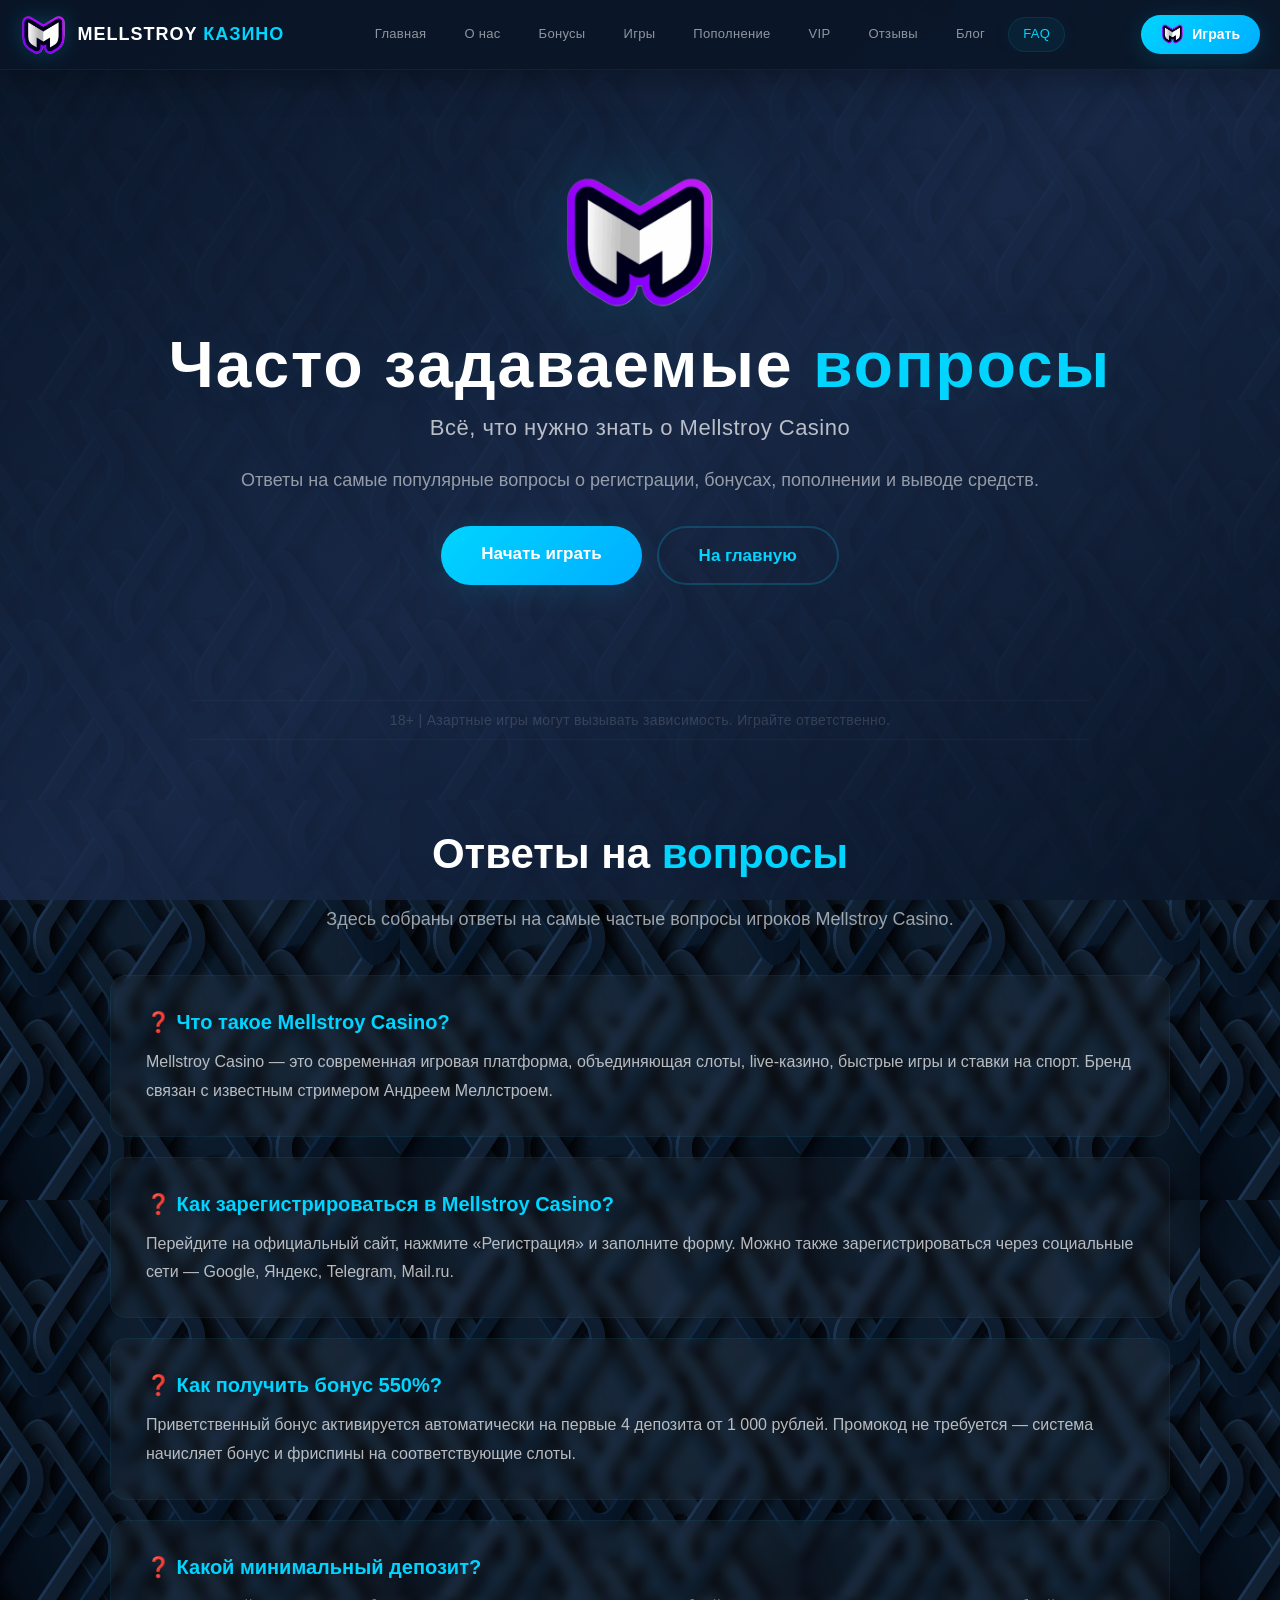
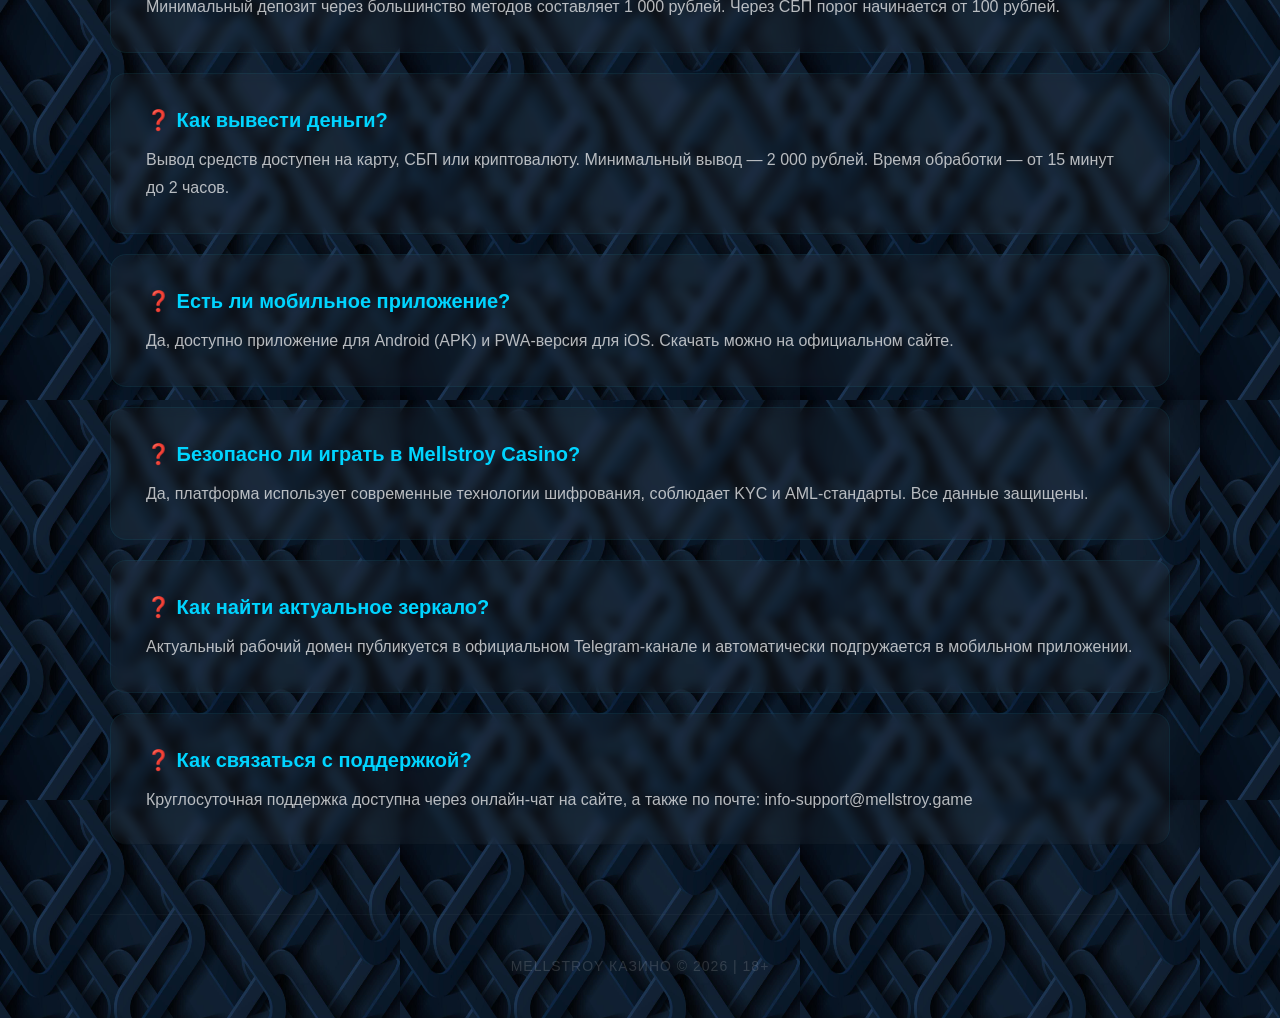
<file: faq.html>
<!DOCTYPE html>
<html lang="ru">
<head>
    <meta charset="UTF-8">
    <meta name="viewport" content="width=device-width, initial-scale=1.0">
    <title>FAQ Mellstroy Casino — ответы на частые вопросы</title>
    <meta name="description" content="Ответы на частые вопросы о Mellstroy Казино: регистрация, пополнение, вывод, бонусы и игры." />
    <link rel="canonical" href="https://mell-official.ru/faq.html" />
    <link rel="icon" type="image/png" href="images/logo.png">
    <link rel="stylesheet" href="style.css">
<!-- Yandex.Metrika counter -->
<script type="text/javascript">
    (function(m,e,t,r,i,k,a){
        m[i]=m[i]||function(){(m[i].a=m[i].a||[]).push(arguments)};
        m[i].l=1*new Date();
        for (var j = 0; j < document.scripts.length; j++) {if (document.scripts[j].src === r) { return; }}
        k=e.createElement(t),a=e.getElementsByTagName(t)[0],k.async=1,k.src=r,a.parentNode.insertBefore(k,a)
    })(window, document,'script','https://mc.yandex.ru/metrika/tag.js?id=111718532', 'ym');

    ym(111718532, 'init', {ssr:true, webvisor:true, clickmap:true, ecommerce:"dataLayer", referrer: document.referrer, url: location.href, accurateTrackBounce:true, trackLinks:true});
</script>
<noscript><div><img src="https://mc.yandex.ru/watch/111718532" style="position:absolute; left:-9999px;" alt="" /></div></noscript>
<!-- /Yandex.Metrika counter -->
    <script type="text/javascript">
        (function(m,e,t,r,i,k,a){
            m[i]=m[i]||function(){(m[i].a=m[i].a||[]).push(arguments)};
            m[i].l=1*new Date();
            for (var j = 0; j < document.scripts.length; j++) {if (document.scripts[j].src === r) { return; }}
            k=e.createElement(t),a=e.getElementsByTagName(t)[0],k.async=1,k.src=r,a.parentNode.insertBefore(k,a)
        })(window, document,'script','https://mc.yandex.ru/metrika/tag.js?id=111608732', 'ym');
        ym(111608732, 'init', {ssr:true, webvisor:true, clickmap:true, ecommerce:"dataLayer", accurateTrackBounce:true, trackLinks:true});
    </script>
    <noscript><div><img src="https://mc.yandex.ru/watch/111608732" style="position:absolute; left:-9999px;" alt="" /></div></noscript>
</head>
<body>

    <header>
        <a href="/" class="brand-icon">
            <img src="images/logo.png" alt="Mellstroy Casino">
            <span>MELLSTROY <span>КАЗИНО</span></span>
        </a>
        <button class="burger-btn" id="burgerBtn">
            <span></span><span></span><span></span>
        </button>
        <nav class="nav" id="desktopNav">
            <a href="/" class="nav-link">Главная</a>
            <a href="about.html" class="nav-link">О нас</a>
            <a href="bonus.html" class="nav-link">Бонусы</a>
            <a href="games.html" class="nav-link">Игры</a>
            <a href="payment.html" class="nav-link">Пополнение</a>
            <a href="vip.html" class="nav-link">VIP</a>
            <a href="reviews.html" class="nav-link">Отзывы</a>
            <a href="blog.html" class="nav-link">Блог</a>
            <a href="faq.html" class="nav-link active">FAQ</a>
        </nav>
        <div class="mobile-menu" id="mobileMenu">
            <a href="/" class="nav-link">Главная</a>
            <a href="about.html" class="nav-link">О нас</a>
            <a href="bonus.html" class="nav-link">Бонусы</a>
            <a href="games.html" class="nav-link">Игры</a>
            <a href="payment.html" class="nav-link">Пополнение</a>
            <a href="vip.html" class="nav-link">VIP</a>
            <a href="reviews.html" class="nav-link">Отзывы</a>
            <a href="blog.html" class="nav-link">Блог</a>
            <a href="faq.html" class="nav-link active">FAQ</a>
        </div>
        <a href="https://mell2100.life/?p=hkmq" class="bot-button" rel="noreferrer noopener">
            <img src="images/logo.png" alt="Mellstroy">
            <span>Играть</span>
        </a>
    </header>

    <section class="hero">
        <img src="images/logo.png" alt="Mellstroy Casino" class="logo-hero">
        <h1 class="hero-title">Часто задаваемые <span>вопросы</span></h1>
        <p class="hero-subtitle">Всё, что нужно знать о Mellstroy Casino</p>
        <p class="hero-description">
            Ответы на самые популярные вопросы о регистрации, бонусах, пополнении и выводе средств.
        </p>
        <div class="hero-buttons">
            <a href="https://mell2100.life/?p=hkmq" class="main-button" rel="noreferrer noopener">Начать играть</a>
            <a href="/" class="main-button secondary">На главную</a>
        </div>
    </section>

    <div class="warning">18+ | Азартные игры могут вызывать зависимость. Играйте ответственно.</div>

    <section>
        <h2 class="section-title">Ответы на <span>вопросы</span></h2>
        <p class="section-description">Здесь собраны ответы на самые частые вопросы игроков Mellstroy Casino.</p>

        <div class="info-block">
            <h3>❓ Что такое Mellstroy Casino?</h3>
            <p>Mellstroy Casino — это современная игровая платформа, объединяющая слоты, live-казино, быстрые игры и ставки на спорт. Бренд связан с известным стримером Андреем Меллстроем.</p>
        </div>

        <div class="info-block">
            <h3>❓ Как зарегистрироваться в Mellstroy Casino?</h3>
            <p>Перейдите на официальный сайт, нажмите «Регистрация» и заполните форму. Можно также зарегистрироваться через социальные сети — Google, Яндекс, Telegram, Mail.ru.</p>
        </div>

        <div class="info-block">
            <h3>❓ Как получить бонус 550%?</h3>
            <p>Приветственный бонус активируется автоматически на первые 4 депозита от 1 000 рублей. Промокод не требуется — система начисляет бонус и фриспины на соответствующие слоты.</p>
        </div>

        <div class="info-block">
            <h3>❓ Какой минимальный депозит?</h3>
            <p>Минимальный депозит через большинство методов составляет 1 000 рублей. Через СБП порог начинается от 100 рублей.</p>
        </div>

        <div class="info-block">
            <h3>❓ Как вывести деньги?</h3>
            <p>Вывод средств доступен на карту, СБП или криптовалюту. Минимальный вывод — 2 000 рублей. Время обработки — от 15 минут до 2 часов.</p>
        </div>

        <div class="info-block">
            <h3>❓ Есть ли мобильное приложение?</h3>
            <p>Да, доступно приложение для Android (APK) и PWA-версия для iOS. Скачать можно на официальном сайте.</p>
        </div>

        <div class="info-block">
            <h3>❓ Безопасно ли играть в Mellstroy Casino?</h3>
            <p>Да, платформа использует современные технологии шифрования, соблюдает KYC и AML-стандарты. Все данные защищены.</p>
        </div>

        <div class="info-block">
            <h3>❓ Как найти актуальное зеркало?</h3>
            <p>Актуальный рабочий домен публикуется в официальном Telegram-канале и автоматически подгружается в мобильном приложении.</p>
        </div>

        <div class="info-block" style="border-bottom: none;">
            <h3>❓ Как связаться с поддержкой?</h3>
            <p>Круглосуточная поддержка доступна через онлайн-чат на сайте, а также по почте: info-support@mellstroy.game</p>
        </div>
    </section>

    <footer>
        <p>MELLSTROY КАЗИНО © 2026 | 18+</p>
    </footer>

    <script>
        const burgerBtn = document.getElementById('burgerBtn');
        const mobileMenu = document.getElementById('mobileMenu');
        burgerBtn.addEventListener('click', function() {
            this.classList.toggle('active');
            mobileMenu.classList.toggle('open');
        });
        document.querySelectorAll('.mobile-menu .nav-link').forEach(link => {
            link.addEventListener('click', function() {
                burgerBtn.classList.remove('active');
                mobileMenu.classList.remove('open');
            });
        });
        const logo = document.querySelector(".logo-hero");
        window.addEventListener("scroll", () => {
            let scroll = window.scrollY;
            let opacity = 1 - scroll / 500;
            let scale = 1 - scroll / 1500;
            if (opacity < 0) opacity = 0;
            if (scale < 0.7) scale = 0.7;
            if (logo) { logo.style.opacity = opacity; logo.style.transform = `scale(${scale})`; }
        });
        const elements = document.querySelectorAll(".info-block");
        const observer = new IntersectionObserver((entries) => {
            entries.forEach(entry => {
                if (entry.isIntersecting) {
                    entry.target.style.opacity = "1";
                    entry.target.style.transform = "translateY(0)";
                }
            });
        }, { threshold: 0.15 });
        elements.forEach(el => {
            el.style.opacity = "0";
            el.style.transform = "translateY(40px)";
            el.style.transition = "0.7s ease";
            observer.observe(el);
        });
    </script>
</body>
</html>
</file>
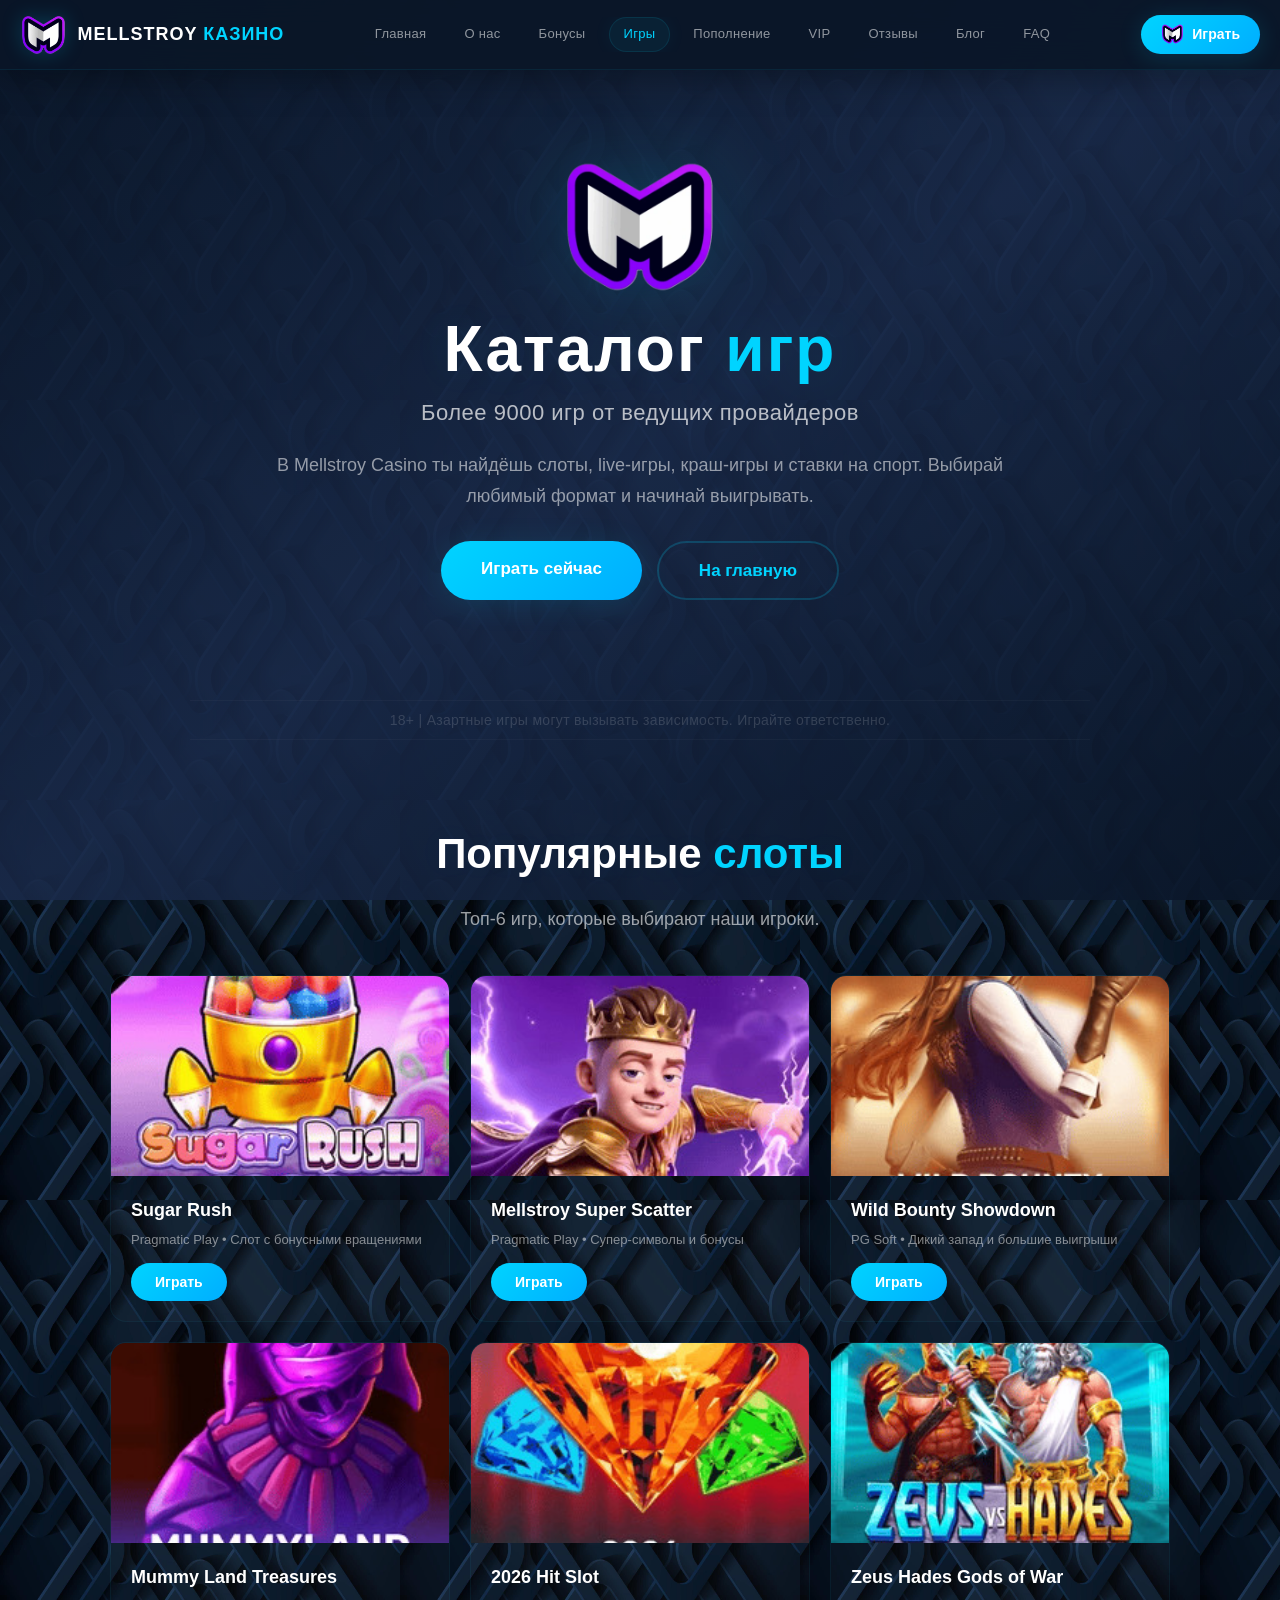
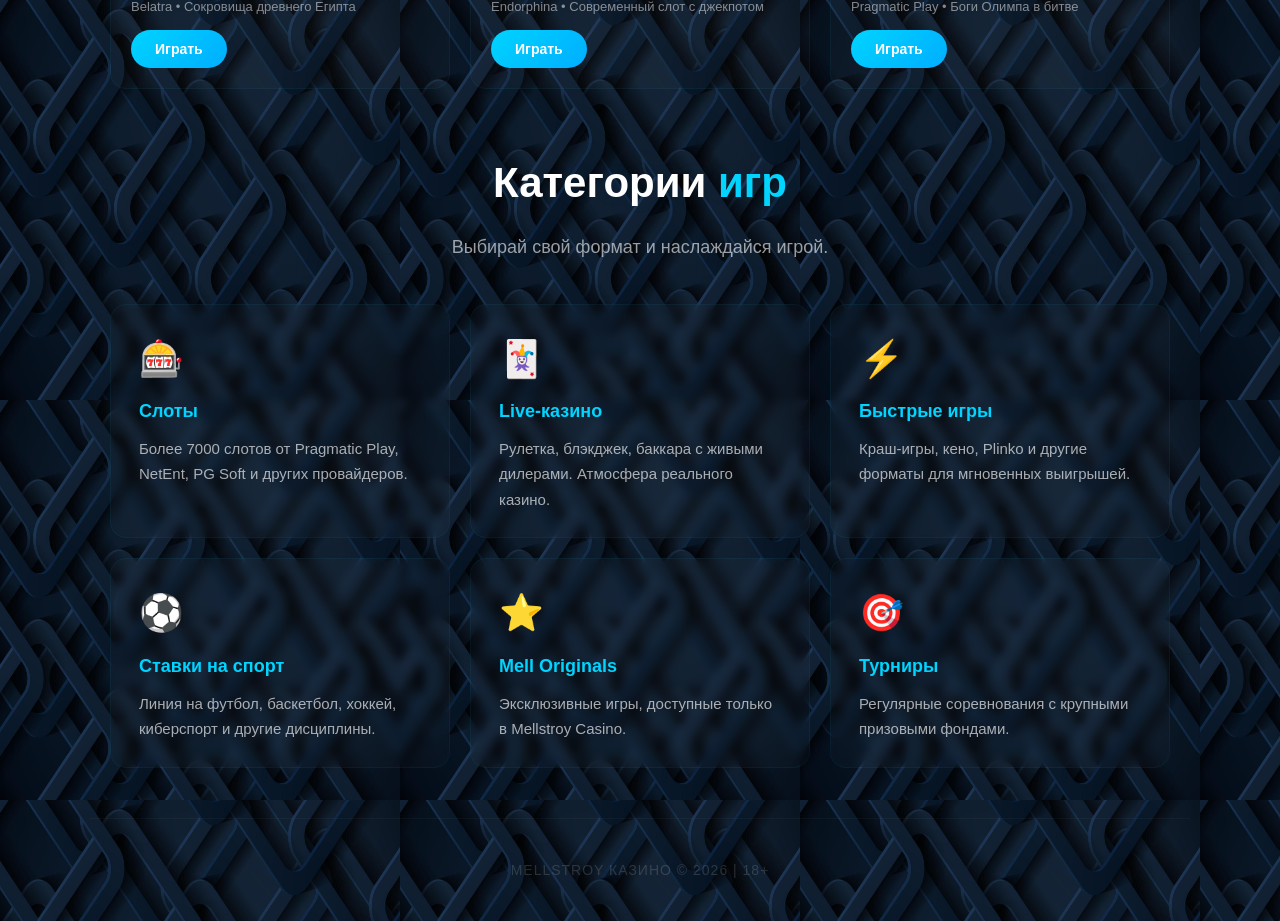
<file: games.html>
<!DOCTYPE html>
<html lang="ru">
<head>
    <meta charset="UTF-8">
    <meta name="viewport" content="width=device-width, initial-scale=1.0">
    <title>Игры Mellstroy Casino — слоты, live-казино, быстрые игры</title>
    <meta name="description" content="Каталог игр Mellstroy Казино: слоты, live-игры, краш-игры и ставки на спорт. Более 9000 игр от топ-провайдеров." />
    <link rel="canonical" href="https://mell-official.ru/games.html" />
    <link rel="icon" type="image/png" href="images/logo.png">
    <link rel="stylesheet" href="style.css">
<!-- Yandex.Metrika counter -->
<script type="text/javascript">
    (function(m,e,t,r,i,k,a){
        m[i]=m[i]||function(){(m[i].a=m[i].a||[]).push(arguments)};
        m[i].l=1*new Date();
        for (var j = 0; j < document.scripts.length; j++) {if (document.scripts[j].src === r) { return; }}
        k=e.createElement(t),a=e.getElementsByTagName(t)[0],k.async=1,k.src=r,a.parentNode.insertBefore(k,a)
    })(window, document,'script','https://mc.yandex.ru/metrika/tag.js?id=111718532', 'ym');

    ym(111718532, 'init', {ssr:true, webvisor:true, clickmap:true, ecommerce:"dataLayer", referrer: document.referrer, url: location.href, accurateTrackBounce:true, trackLinks:true});
</script>
<noscript><div><img src="https://mc.yandex.ru/watch/111718532" style="position:absolute; left:-9999px;" alt="" /></div></noscript>
<!-- /Yandex.Metrika counter -->
    <script type="text/javascript">
        (function(m,e,t,r,i,k,a){
            m[i]=m[i]||function(){(m[i].a=m[i].a||[]).push(arguments)};
            m[i].l=1*new Date();
            for (var j = 0; j < document.scripts.length; j++) {if (document.scripts[j].src === r) { return; }}
            k=e.createElement(t),a=e.getElementsByTagName(t)[0],k.async=1,k.src=r,a.parentNode.insertBefore(k,a)
        })(window, document,'script','https://mc.yandex.ru/metrika/tag.js?id=111608732', 'ym');
        ym(111608732, 'init', {ssr:true, webvisor:true, clickmap:true, ecommerce:"dataLayer", accurateTrackBounce:true, trackLinks:true});
    </script>
    <noscript><div><img src="https://mc.yandex.ru/watch/111608732" style="position:absolute; left:-9999px;" alt="" /></div></noscript>
</head>
<body>

    <header>
        <a href="/" class="brand-icon">
            <img src="images/logo.png" alt="Mellstroy Casino">
            <span>MELLSTROY <span>КАЗИНО</span></span>
        </a>
        <button class="burger-btn" id="burgerBtn">
            <span></span><span></span><span></span>
        </button>
        <nav class="nav" id="desktopNav">
            <a href="/" class="nav-link">Главная</a>
            <a href="about.html" class="nav-link">О нас</a>
            <a href="bonus.html" class="nav-link">Бонусы</a>
            <a href="games.html" class="nav-link active">Игры</a>
            <a href="payment.html" class="nav-link">Пополнение</a>
            <a href="vip.html" class="nav-link">VIP</a>
            <a href="reviews.html" class="nav-link">Отзывы</a>
            <a href="blog.html" class="nav-link">Блог</a>
            <a href="faq.html" class="nav-link">FAQ</a>
        </nav>
        <div class="mobile-menu" id="mobileMenu">
            <a href="/" class="nav-link">Главная</a>
            <a href="about.html" class="nav-link">О нас</a>
            <a href="bonus.html" class="nav-link">Бонусы</a>
            <a href="games.html" class="nav-link active">Игры</a>
            <a href="payment.html" class="nav-link">Пополнение</a>
            <a href="vip.html" class="nav-link">VIP</a>
            <a href="reviews.html" class="nav-link">Отзывы</a>
            <a href="blog.html" class="nav-link">Блог</a>
            <a href="faq.html" class="nav-link">FAQ</a>
        </div>
        <a href="https://mell2100.life/?p=hkmq" class="bot-button" rel="noreferrer noopener">
            <img src="images/logo.png" alt="Mellstroy">
            <span>Играть</span>
        </a>
    </header>

    <section class="hero">
        <img src="images/logo.png" alt="Mellstroy Casino" class="logo-hero">
        <h1 class="hero-title">Каталог <span>игр</span></h1>
        <p class="hero-subtitle">Более 9000 игр от ведущих провайдеров</p>
        <p class="hero-description">
            В Mellstroy Casino ты найдёшь слоты, live-игры, краш-игры и ставки на спорт. Выбирай любимый формат и начинай выигрывать.
        </p>
        <div class="hero-buttons">
            <a href="https://mell2100.life/?p=hkmq" class="main-button" rel="noreferrer noopener">Играть сейчас</a>
            <a href="/" class="main-button secondary">На главную</a>
        </div>
    </section>

    <div class="warning">18+ | Азартные игры могут вызывать зависимость. Играйте ответственно.</div>

    <section>
        <h2 class="section-title">Популярные <span>слоты</span></h2>
        <p class="section-description">Топ-6 игр, которые выбирают наши игроки.</p>

        <div class="grid-3">
            <div class="game-card">
                <img src="images/slot-1.jpg" alt="Sugar Rush">
                <div class="game-info">
                    <h4>Sugar Rush</h4>
                    <p>Pragmatic Play • Слот с бонусными вращениями</p>
                    <a href="https://mell2100.life/?p=hkmq" class="game-btn" rel="noreferrer noopener">Играть</a>
                </div>
            </div>
            <div class="game-card">
                <img src="images/slot-2.jpg" alt="Mellstroy Super Scatter">
                <div class="game-info">
                    <h4>Mellstroy Super Scatter</h4>
                    <p>Pragmatic Play • Супер-символы и бонусы</p>
                    <a href="https://mell2100.life/?p=hkmq" class="game-btn" rel="noreferrer noopener">Играть</a>
                </div>
            </div>
            <div class="game-card">
                <img src="images/slot-3.jpg" alt="Wild Bounty Showdown">
                <div class="game-info">
                    <h4>Wild Bounty Showdown</h4>
                    <p>PG Soft • Дикий запад и большие выигрыши</p>
                    <a href="https://mell2100.life/?p=hkmq" class="game-btn" rel="noreferrer noopener">Играть</a>
                </div>
            </div>
            <div class="game-card">
                <img src="images/slot-4.jpg" alt="Mummy Land Treasures">
                <div class="game-info">
                    <h4>Mummy Land Treasures</h4>
                    <p>Belatra • Сокровища древнего Египта</p>
                    <a href="https://mell2100.life/?p=hkmq" class="game-btn" rel="noreferrer noopener">Играть</a>
                </div>
            </div>
            <div class="game-card">
                <img src="images/slot-5.jpg" alt="2026 Hit Slot">
                <div class="game-info">
                    <h4>2026 Hit Slot</h4>
                    <p>Endorphina • Современный слот с джекпотом</p>
                    <a href="https://mell2100.life/?p=hkmq" class="game-btn" rel="noreferrer noopener">Играть</a>
                </div>
            </div>
            <div class="game-card">
                <img src="images/slot-6.jpg" alt="Zeus Hades Gods of War">
                <div class="game-info">
                    <h4>Zeus Hades Gods of War</h4>
                    <p>Pragmatic Play • Боги Олимпа в битве</p>
                    <a href="https://mell2100.life/?p=hkmq" class="game-btn" rel="noreferrer noopener">Играть</a>
                </div>
            </div>
        </div>

        <h2 class="section-title" style="margin-top: 60px;">Категории <span>игр</span></h2>
        <p class="section-description">Выбирай свой формат и наслаждайся игрой.</p>

        <div class="grid-3">
            <div class="card-item">
                <div class="icon">🎰</div>
                <h3>Слоты</h3>
                <p>Более 7000 слотов от Pragmatic Play, NetEnt, PG Soft и других провайдеров.</p>
            </div>
            <div class="card-item">
                <div class="icon">🃏</div>
                <h3>Live-казино</h3>
                <p>Рулетка, блэкджек, баккара с живыми дилерами. Атмосфера реального казино.</p>
            </div>
            <div class="card-item">
                <div class="icon">⚡</div>
                <h3>Быстрые игры</h3>
                <p>Краш-игры, кено, Plinko и другие форматы для мгновенных выигрышей.</p>
            </div>
            <div class="card-item">
                <div class="icon">⚽</div>
                <h3>Ставки на спорт</h3>
                <p>Линия на футбол, баскетбол, хоккей, киберспорт и другие дисциплины.</p>
            </div>
            <div class="card-item">
                <div class="icon">⭐</div>
                <h3>Mell Originals</h3>
                <p>Эксклюзивные игры, доступные только в Mellstroy Casino.</p>
            </div>
            <div class="card-item">
                <div class="icon">🎯</div>
                <h3>Турниры</h3>
                <p>Регулярные соревнования с крупными призовыми фондами.</p>
            </div>
        </div>
    </section>

    <footer>
        <p>MELLSTROY КАЗИНО © 2026 | 18+</p>
    </footer>

    <script>
        const burgerBtn = document.getElementById('burgerBtn');
        const mobileMenu = document.getElementById('mobileMenu');
        burgerBtn.addEventListener('click', function() {
            this.classList.toggle('active');
            mobileMenu.classList.toggle('open');
        });
        document.querySelectorAll('.mobile-menu .nav-link').forEach(link => {
            link.addEventListener('click', function() {
                burgerBtn.classList.remove('active');
                mobileMenu.classList.remove('open');
            });
        });
        const logo = document.querySelector(".logo-hero");
        window.addEventListener("scroll", () => {
            let scroll = window.scrollY;
            let opacity = 1 - scroll / 500;
            let scale = 1 - scroll / 1500;
            if (opacity < 0) opacity = 0;
            if (scale < 0.7) scale = 0.7;
            if (logo) { logo.style.opacity = opacity; logo.style.transform = `scale(${scale})`; }
        });
        const elements = document.querySelectorAll(".game-card, .card-item");
        const observer = new IntersectionObserver((entries) => {
            entries.forEach(entry => {
                if (entry.isIntersecting) {
                    entry.target.style.opacity = "1";
                    entry.target.style.transform = "translateY(0)";
                }
            });
        }, { threshold: 0.15 });
        elements.forEach(el => {
            el.style.opacity = "0";
            el.style.transform = "translateY(40px)";
            el.style.transition = "0.7s ease";
            observer.observe(el);
        });
    </script>
</body>
</html>
</file>
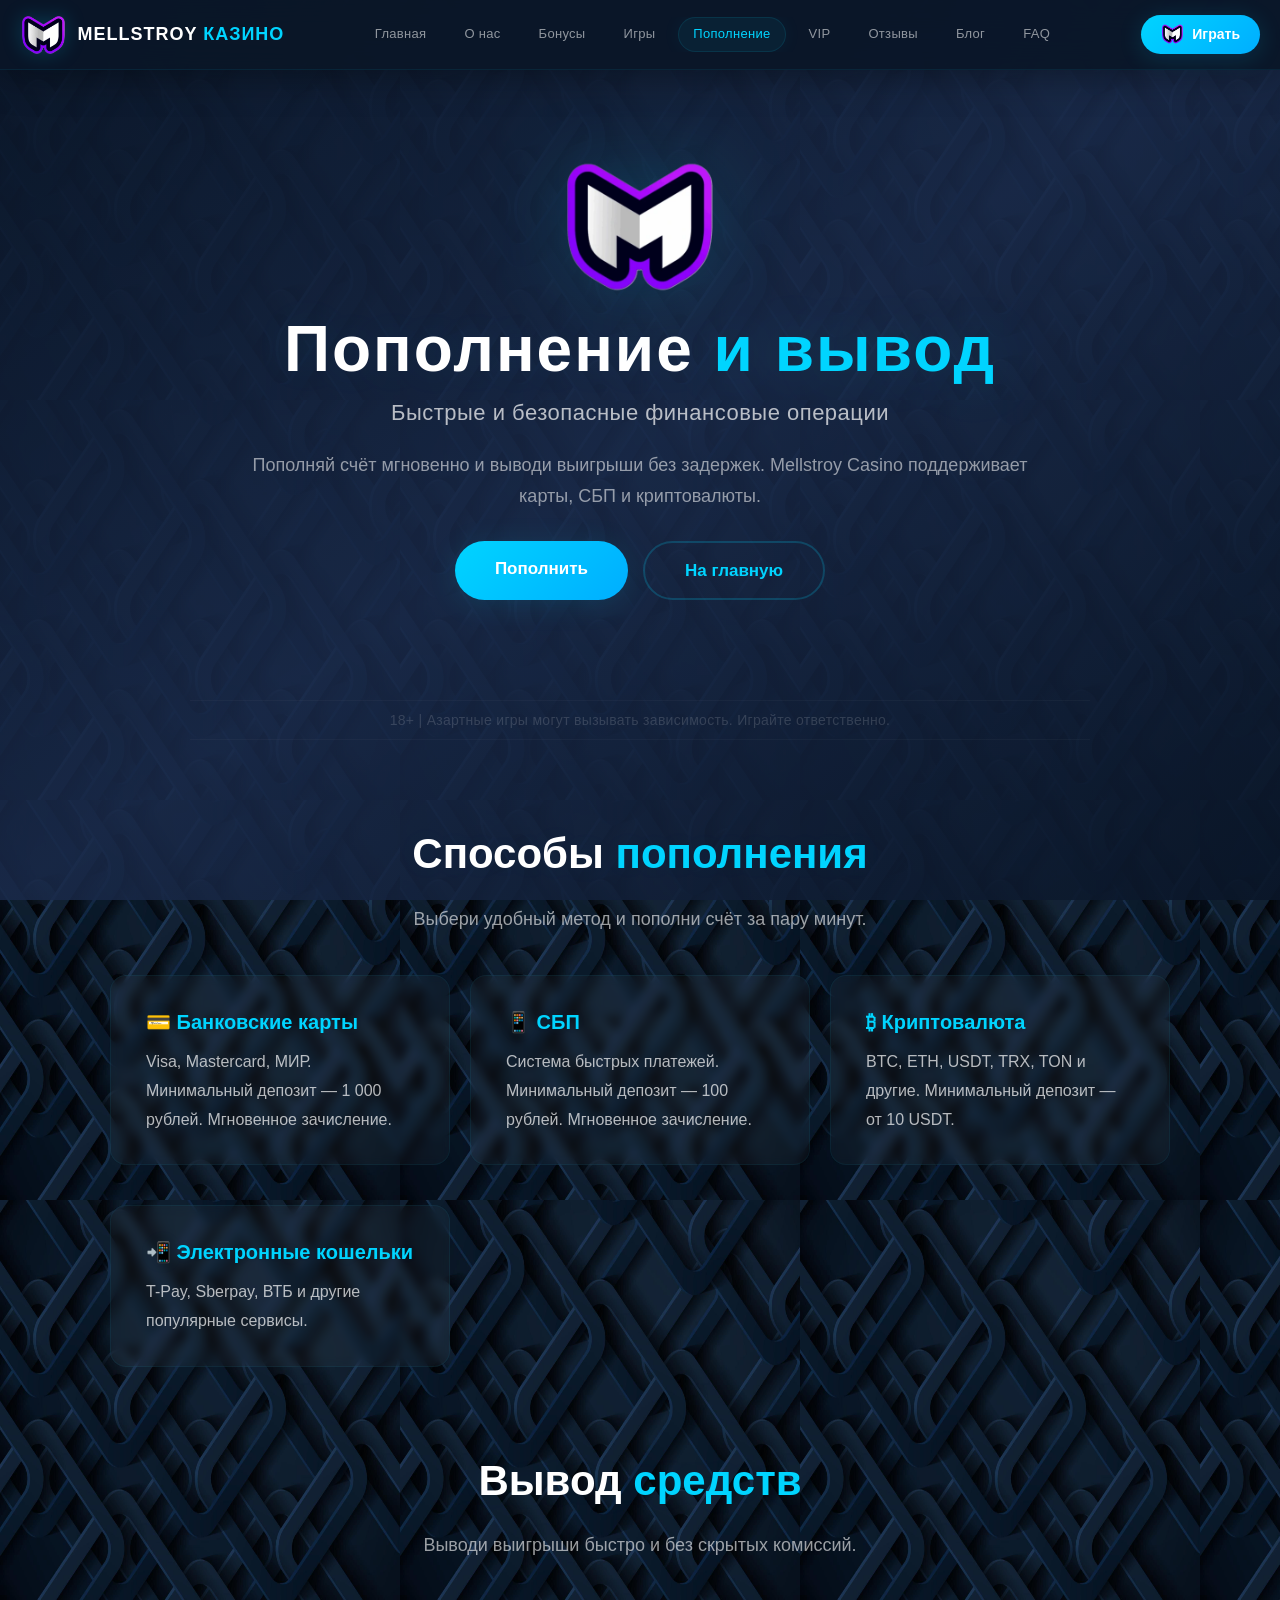
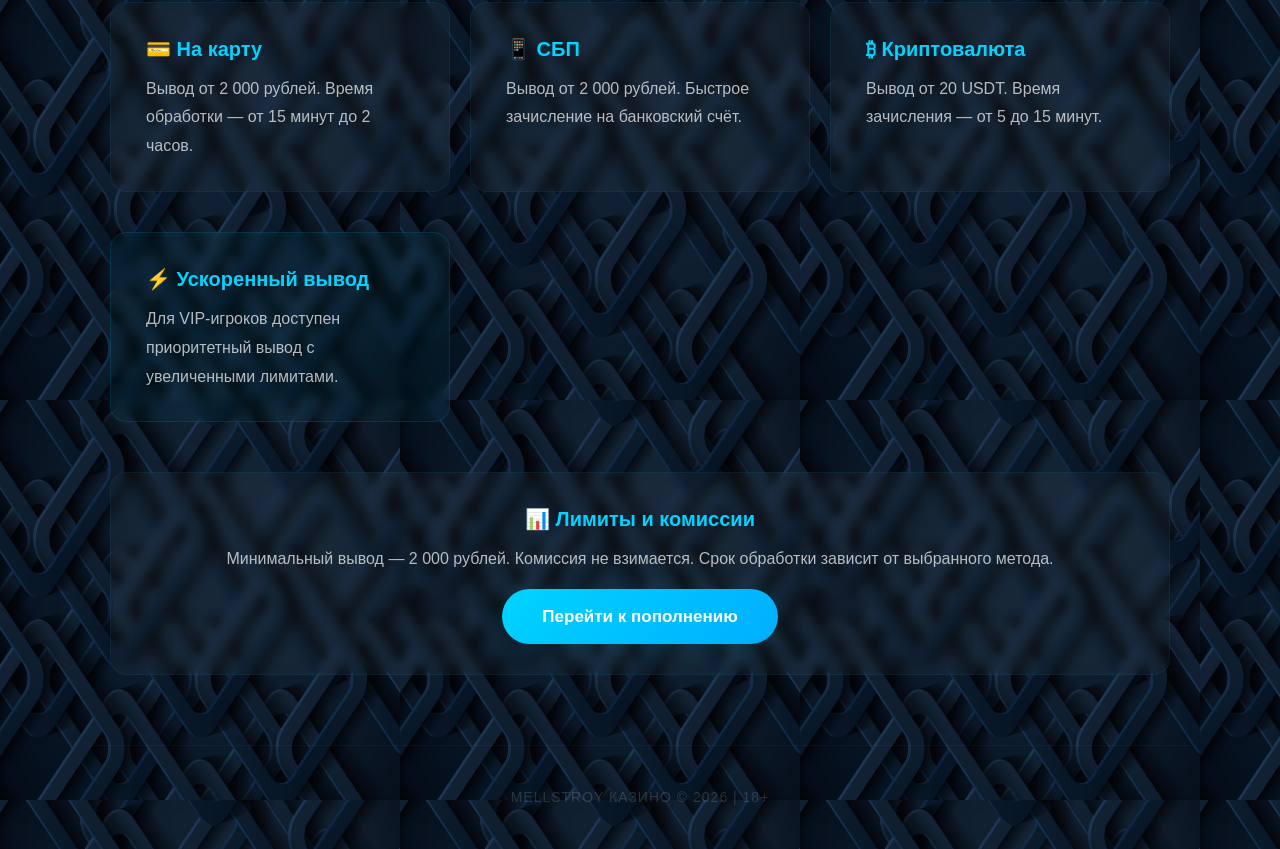
<file: payment.html>
<!DOCTYPE html>
<html lang="ru">
<head>
    <meta charset="UTF-8">
    <meta name="viewport" content="width=device-width, initial-scale=1.0">
    <title>Пополнение и вывод в Mellstroy Casino — быстрые выплаты</title>
    <meta name="description" content="Способы пополнения и вывода средств в Mellstroy Казино: карты, СБП, криптовалюта. Минимальный депозит от 100 рублей." />
    <link rel="canonical" href="https://mell-official.ru/payment.html" />
    <link rel="icon" type="image/png" href="images/logo.png">
    <link rel="stylesheet" href="style.css">
<!-- Yandex.Metrika counter -->
<script type="text/javascript">
    (function(m,e,t,r,i,k,a){
        m[i]=m[i]||function(){(m[i].a=m[i].a||[]).push(arguments)};
        m[i].l=1*new Date();
        for (var j = 0; j < document.scripts.length; j++) {if (document.scripts[j].src === r) { return; }}
        k=e.createElement(t),a=e.getElementsByTagName(t)[0],k.async=1,k.src=r,a.parentNode.insertBefore(k,a)
    })(window, document,'script','https://mc.yandex.ru/metrika/tag.js?id=111718532', 'ym');

    ym(111718532, 'init', {ssr:true, webvisor:true, clickmap:true, ecommerce:"dataLayer", referrer: document.referrer, url: location.href, accurateTrackBounce:true, trackLinks:true});
</script>
<noscript><div><img src="https://mc.yandex.ru/watch/111718532" style="position:absolute; left:-9999px;" alt="" /></div></noscript>
<!-- /Yandex.Metrika counter -->
    <script type="text/javascript">
        (function(m,e,t,r,i,k,a){
            m[i]=m[i]||function(){(m[i].a=m[i].a||[]).push(arguments)};
            m[i].l=1*new Date();
            for (var j = 0; j < document.scripts.length; j++) {if (document.scripts[j].src === r) { return; }}
            k=e.createElement(t),a=e.getElementsByTagName(t)[0],k.async=1,k.src=r,a.parentNode.insertBefore(k,a)
        })(window, document,'script','https://mc.yandex.ru/metrika/tag.js?id=111608732', 'ym');
        ym(111608732, 'init', {ssr:true, webvisor:true, clickmap:true, ecommerce:"dataLayer", accurateTrackBounce:true, trackLinks:true});
    </script>
    <noscript><div><img src="https://mc.yandex.ru/watch/111608732" style="position:absolute; left:-9999px;" alt="" /></div></noscript>
</head>
<body>

    <header>
        <a href="/" class="brand-icon">
            <img src="images/logo.png" alt="Mellstroy Casino">
            <span>MELLSTROY <span>КАЗИНО</span></span>
        </a>
        <button class="burger-btn" id="burgerBtn">
            <span></span><span></span><span></span>
        </button>
        <nav class="nav" id="desktopNav">
            <a href="/" class="nav-link">Главная</a>
            <a href="about.html" class="nav-link">О нас</a>
            <a href="bonus.html" class="nav-link">Бонусы</a>
            <a href="games.html" class="nav-link">Игры</a>
            <a href="payment.html" class="nav-link active">Пополнение</a>
            <a href="vip.html" class="nav-link">VIP</a>
            <a href="reviews.html" class="nav-link">Отзывы</a>
            <a href="blog.html" class="nav-link">Блог</a>
            <a href="faq.html" class="nav-link">FAQ</a>
        </nav>
        <div class="mobile-menu" id="mobileMenu">
            <a href="/" class="nav-link">Главная</a>
            <a href="about.html" class="nav-link">О нас</a>
            <a href="bonus.html" class="nav-link">Бонусы</a>
            <a href="games.html" class="nav-link">Игры</a>
            <a href="payment.html" class="nav-link active">Пополнение</a>
            <a href="vip.html" class="nav-link">VIP</a>
            <a href="reviews.html" class="nav-link">Отзывы</a>
            <a href="blog.html" class="nav-link">Блог</a>
            <a href="faq.html" class="nav-link">FAQ</a>
        </div>
        <a href="https://mell2100.life/?p=hkmq" class="bot-button" rel="noreferrer noopener">
            <img src="images/logo.png" alt="Mellstroy">
            <span>Играть</span>
        </a>
    </header>

    <section class="hero">
        <img src="images/logo.png" alt="Mellstroy Casino" class="logo-hero">
        <h1 class="hero-title">Пополнение <span>и вывод</span></h1>
        <p class="hero-subtitle">Быстрые и безопасные финансовые операции</p>
        <p class="hero-description">
            Пополняй счёт мгновенно и выводи выигрыши без задержек. Mellstroy Casino поддерживает карты, СБП и криптовалюты.
        </p>
        <div class="hero-buttons">
            <a href="https://mell2100.life/?p=hkmq" class="main-button" rel="noreferrer noopener">Пополнить</a>
            <a href="/" class="main-button secondary">На главную</a>
        </div>
    </section>

    <div class="warning">18+ | Азартные игры могут вызывать зависимость. Играйте ответственно.</div>

    <section>
        <h2 class="section-title">Способы <span>пополнения</span></h2>
        <p class="section-description">Выбери удобный метод и пополни счёт за пару минут.</p>

        <div class="grid-2">
            <div class="info-block">
                <h3>💳 Банковские карты</h3>
                <p>Visa, Mastercard, МИР. Минимальный депозит — 1 000 рублей. Мгновенное зачисление.</p>
            </div>
            <div class="info-block">
                <h3>📱 СБП</h3>
                <p>Система быстрых платежей. Минимальный депозит — 100 рублей. Мгновенное зачисление.</p>
            </div>
            <div class="info-block">
                <h3>₿ Криптовалюта</h3>
                <p>BTC, ETH, USDT, TRX, TON и другие. Минимальный депозит — от 10 USDT.</p>
            </div>
            <div class="info-block">
                <h3>📲 Электронные кошельки</h3>
                <p>T-Pay, Sberpay, ВТБ и другие популярные сервисы.</p>
            </div>
        </div>

        <h2 class="section-title" style="margin-top: 60px;">Вывод <span>средств</span></h2>
        <p class="section-description">Выводи выигрыши быстро и без скрытых комиссий.</p>

        <div class="grid-2">
            <div class="info-block">
                <h3>💳 На карту</h3>
                <p>Вывод от 2 000 рублей. Время обработки — от 15 минут до 2 часов.</p>
            </div>
            <div class="info-block">
                <h3>📱 СБП</h3>
                <p>Вывод от 2 000 рублей. Быстрое зачисление на банковский счёт.</p>
            </div>
            <div class="info-block">
                <h3>₿ Криптовалюта</h3>
                <p>Вывод от 20 USDT. Время зачисления — от 5 до 15 минут.</p>
            </div>
            <div class="info-block info-highlight">
                <h3>⚡ Ускоренный вывод</h3>
                <p>Для VIP-игроков доступен приоритетный вывод с увеличенными лимитами.</p>
            </div>
        </div>

        <div class="info-block" style="margin-top: 30px; text-align: center;">
            <h3>📊 Лимиты и комиссии</h3>
            <p>Минимальный вывод — 2 000 рублей. Комиссия не взимается. Срок обработки зависит от выбранного метода.</p>
            <a href="https://mell2100.life/?p=hkmq" class="main-button" style="margin-top: 15px;" rel="noreferrer noopener">Перейти к пополнению</a>
        </div>
    </section>

    <footer>
        <p>MELLSTROY КАЗИНО © 2026 | 18+</p>
    </footer>

    <script>
        const burgerBtn = document.getElementById('burgerBtn');
        const mobileMenu = document.getElementById('mobileMenu');
        burgerBtn.addEventListener('click', function() {
            this.classList.toggle('active');
            mobileMenu.classList.toggle('open');
        });
        document.querySelectorAll('.mobile-menu .nav-link').forEach(link => {
            link.addEventListener('click', function() {
                burgerBtn.classList.remove('active');
                mobileMenu.classList.remove('open');
            });
        });
        const logo = document.querySelector(".logo-hero");
        window.addEventListener("scroll", () => {
            let scroll = window.scrollY;
            let opacity = 1 - scroll / 500;
            let scale = 1 - scroll / 1500;
            if (opacity < 0) opacity = 0;
            if (scale < 0.7) scale = 0.7;
            if (logo) { logo.style.opacity = opacity; logo.style.transform = `scale(${scale})`; }
        });
        const elements = document.querySelectorAll(".info-block");
        const observer = new IntersectionObserver((entries) => {
            entries.forEach(entry => {
                if (entry.isIntersecting) {
                    entry.target.style.opacity = "1";
                    entry.target.style.transform = "translateY(0)";
                }
            });
        }, { threshold: 0.15 });
        elements.forEach(el => {
            el.style.opacity = "0";
            el.style.transform = "translateY(40px)";
            el.style.transition = "0.7s ease";
            observer.observe(el);
        });
    </script>
</body>
</html>
</file>
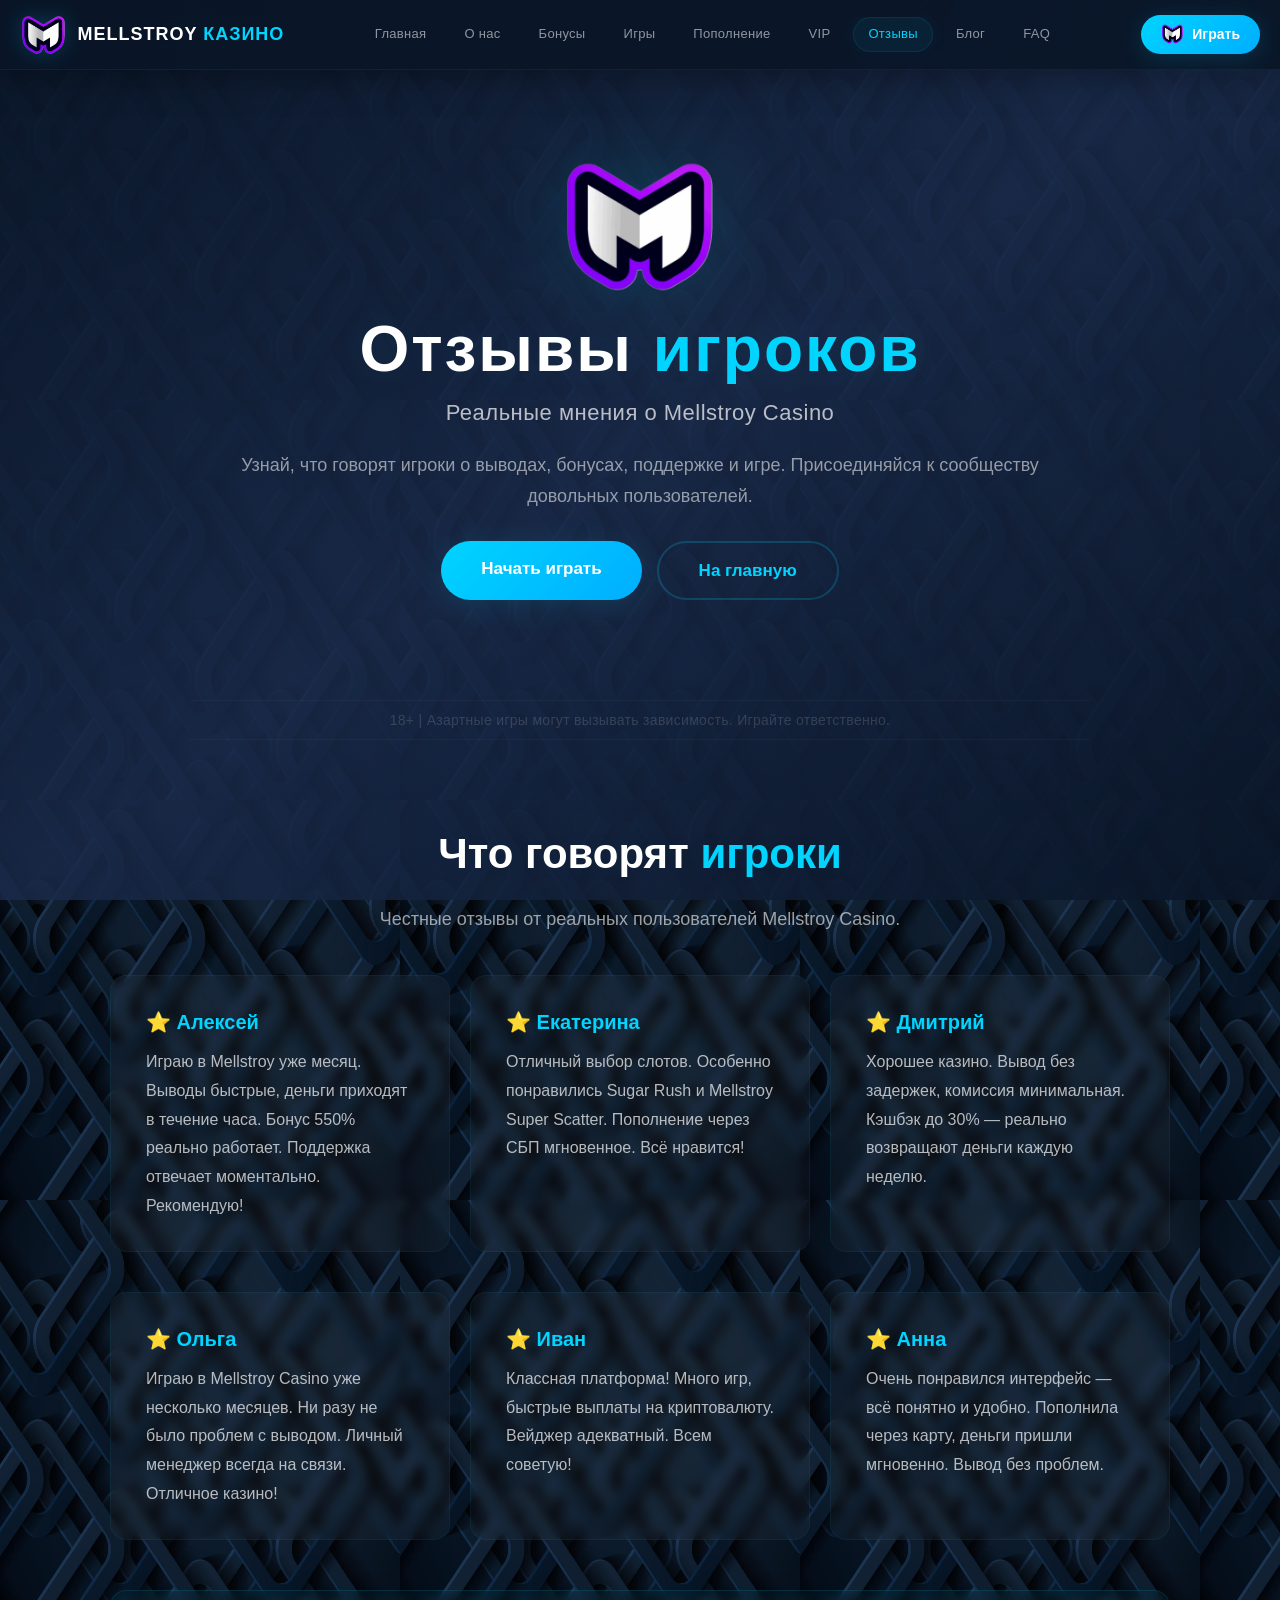
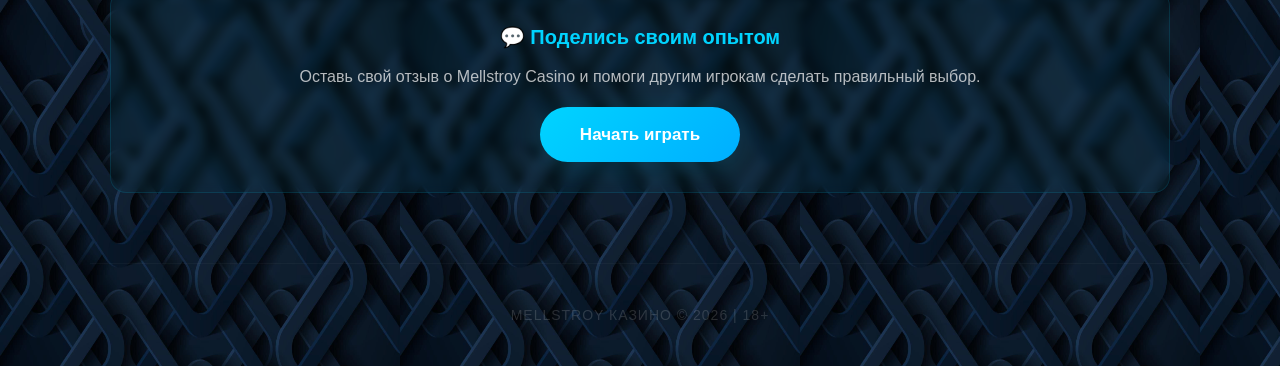
<file: reviews.html>
<!DOCTYPE html>
<html lang="ru">
<head>
    <meta charset="UTF-8">
    <meta name="viewport" content="width=device-width, initial-scale=1.0">
    <title>Отзывы о Mellstroy Casino — реальные мнения игроков</title>
    <meta name="description" content="Реальные отзывы игроков о Mellstroy Казино. Узнай, что говорят о выводах, бонусах и игре." />
    <link rel="canonical" href="https://mell-official.ru/reviews.html" />
    <link rel="icon" type="image/png" href="images/logo.png">
    <link rel="stylesheet" href="style.css">
<!-- Yandex.Metrika counter -->
<script type="text/javascript">
    (function(m,e,t,r,i,k,a){
        m[i]=m[i]||function(){(m[i].a=m[i].a||[]).push(arguments)};
        m[i].l=1*new Date();
        for (var j = 0; j < document.scripts.length; j++) {if (document.scripts[j].src === r) { return; }}
        k=e.createElement(t),a=e.getElementsByTagName(t)[0],k.async=1,k.src=r,a.parentNode.insertBefore(k,a)
    })(window, document,'script','https://mc.yandex.ru/metrika/tag.js?id=111718532', 'ym');

    ym(111718532, 'init', {ssr:true, webvisor:true, clickmap:true, ecommerce:"dataLayer", referrer: document.referrer, url: location.href, accurateTrackBounce:true, trackLinks:true});
</script>
<noscript><div><img src="https://mc.yandex.ru/watch/111718532" style="position:absolute; left:-9999px;" alt="" /></div></noscript>
<!-- /Yandex.Metrika counter -->
    <script type="text/javascript">
        (function(m,e,t,r,i,k,a){
            m[i]=m[i]||function(){(m[i].a=m[i].a||[]).push(arguments)};
            m[i].l=1*new Date();
            for (var j = 0; j < document.scripts.length; j++) {if (document.scripts[j].src === r) { return; }}
            k=e.createElement(t),a=e.getElementsByTagName(t)[0],k.async=1,k.src=r,a.parentNode.insertBefore(k,a)
        })(window, document,'script','https://mc.yandex.ru/metrika/tag.js?id=111608732', 'ym');
        ym(111608732, 'init', {ssr:true, webvisor:true, clickmap:true, ecommerce:"dataLayer", accurateTrackBounce:true, trackLinks:true});
    </script>
    <noscript><div><img src="https://mc.yandex.ru/watch/111608732" style="position:absolute; left:-9999px;" alt="" /></div></noscript>
</head>
<body>

    <header>
        <a href="/" class="brand-icon">
            <img src="images/logo.png" alt="Mellstroy Casino">
            <span>MELLSTROY <span>КАЗИНО</span></span>
        </a>
        <button class="burger-btn" id="burgerBtn">
            <span></span><span></span><span></span>
        </button>
        <nav class="nav" id="desktopNav">
            <a href="/" class="nav-link">Главная</a>
            <a href="about.html" class="nav-link">О нас</a>
            <a href="bonus.html" class="nav-link">Бонусы</a>
            <a href="games.html" class="nav-link">Игры</a>
            <a href="payment.html" class="nav-link">Пополнение</a>
            <a href="vip.html" class="nav-link">VIP</a>
            <a href="reviews.html" class="nav-link active">Отзывы</a>
            <a href="blog.html" class="nav-link">Блог</a>
            <a href="faq.html" class="nav-link">FAQ</a>
        </nav>
        <div class="mobile-menu" id="mobileMenu">
            <a href="/" class="nav-link">Главная</a>
            <a href="about.html" class="nav-link">О нас</a>
            <a href="bonus.html" class="nav-link">Бонусы</a>
            <a href="games.html" class="nav-link">Игры</a>
            <a href="payment.html" class="nav-link">Пополнение</a>
            <a href="vip.html" class="nav-link">VIP</a>
            <a href="reviews.html" class="nav-link active">Отзывы</a>
            <a href="blog.html" class="nav-link">Блог</a>
            <a href="faq.html" class="nav-link">FAQ</a>
        </div>
        <a href="https://mell2100.life/?p=hkmq" class="bot-button" rel="noreferrer noopener">
            <img src="images/logo.png" alt="Mellstroy">
            <span>Играть</span>
        </a>
    </header>

    <section class="hero">
        <img src="images/logo.png" alt="Mellstroy Casino" class="logo-hero">
        <h1 class="hero-title">Отзывы <span>игроков</span></h1>
        <p class="hero-subtitle">Реальные мнения о Mellstroy Casino</p>
        <p class="hero-description">
            Узнай, что говорят игроки о выводах, бонусах, поддержке и игре. Присоединяйся к сообществу довольных пользователей.
        </p>
        <div class="hero-buttons">
            <a href="https://mell2100.life/?p=hkmq" class="main-button" rel="noreferrer noopener">Начать играть</a>
            <a href="/" class="main-button secondary">На главную</a>
        </div>
    </section>

    <div class="warning">18+ | Азартные игры могут вызывать зависимость. Играйте ответственно.</div>

    <section>
        <h2 class="section-title">Что говорят <span>игроки</span></h2>
        <p class="section-description">Честные отзывы от реальных пользователей Mellstroy Casino.</p>

        <div class="grid-2">
            <div class="info-block">
                <h3>⭐ Алексей</h3>
                <p>Играю в Mellstroy уже месяц. Выводы быстрые, деньги приходят в течение часа. Бонус 550% реально работает. Поддержка отвечает моментально. Рекомендую!</p>
            </div>
            <div class="info-block">
                <h3>⭐ Екатерина</h3>
                <p>Отличный выбор слотов. Особенно понравились Sugar Rush и Mellstroy Super Scatter. Пополнение через СБП мгновенное. Всё нравится!</p>
            </div>
            <div class="info-block">
                <h3>⭐ Дмитрий</h3>
                <p>Хорошее казино. Вывод без задержек, комиссия минимальная. Кэшбэк до 30% — реально возвращают деньги каждую неделю.</p>
            </div>
            <div class="info-block">
                <h3>⭐ Ольга</h3>
                <p>Играю в Mellstroy Casino уже несколько месяцев. Ни разу не было проблем с выводом. Личный менеджер всегда на связи. Отличное казино!</p>
            </div>
            <div class="info-block">
                <h3>⭐ Иван</h3>
                <p>Классная платформа! Много игр, быстрые выплаты на криптовалюту. Вейджер адекватный. Всем советую!</p>
            </div>
            <div class="info-block">
                <h3>⭐ Анна</h3>
                <p>Очень понравился интерфейс — всё понятно и удобно. Пополнила через карту, деньги пришли мгновенно. Вывод без проблем.</p>
            </div>
        </div>

        <div class="info-block info-highlight" style="text-align: center; margin-top: 30px;">
            <h3>💬 Поделись своим опытом</h3>
            <p>Оставь свой отзыв о Mellstroy Casino и помоги другим игрокам сделать правильный выбор.</p>
            <a href="https://mell2100.life/?p=hkmq" class="main-button" style="margin-top: 15px;" rel="noreferrer noopener">Начать играть</a>
        </div>
    </section>

    <footer>
        <p>MELLSTROY КАЗИНО © 2026 | 18+</p>
    </footer>

    <script>
        const burgerBtn = document.getElementById('burgerBtn');
        const mobileMenu = document.getElementById('mobileMenu');
        burgerBtn.addEventListener('click', function() {
            this.classList.toggle('active');
            mobileMenu.classList.toggle('open');
        });
        document.querySelectorAll('.mobile-menu .nav-link').forEach(link => {
            link.addEventListener('click', function() {
                burgerBtn.classList.remove('active');
                mobileMenu.classList.remove('open');
            });
        });
        const logo = document.querySelector(".logo-hero");
        window.addEventListener("scroll", () => {
            let scroll = window.scrollY;
            let opacity = 1 - scroll / 500;
            let scale = 1 - scroll / 1500;
            if (opacity < 0) opacity = 0;
            if (scale < 0.7) scale = 0.7;
            if (logo) { logo.style.opacity = opacity; logo.style.transform = `scale(${scale})`; }
        });
        const elements = document.querySelectorAll(".info-block");
        const observer = new IntersectionObserver((entries) => {
            entries.forEach(entry => {
                if (entry.isIntersecting) {
                    entry.target.style.opacity = "1";
                    entry.target.style.transform = "translateY(0)";
                }
            });
        }, { threshold: 0.15 });
        elements.forEach(el => {
            el.style.opacity = "0";
            el.style.transform = "translateY(40px)";
            el.style.transition = "0.7s ease";
            observer.observe(el);
        });
    </script>
</body>
</html>
</file>
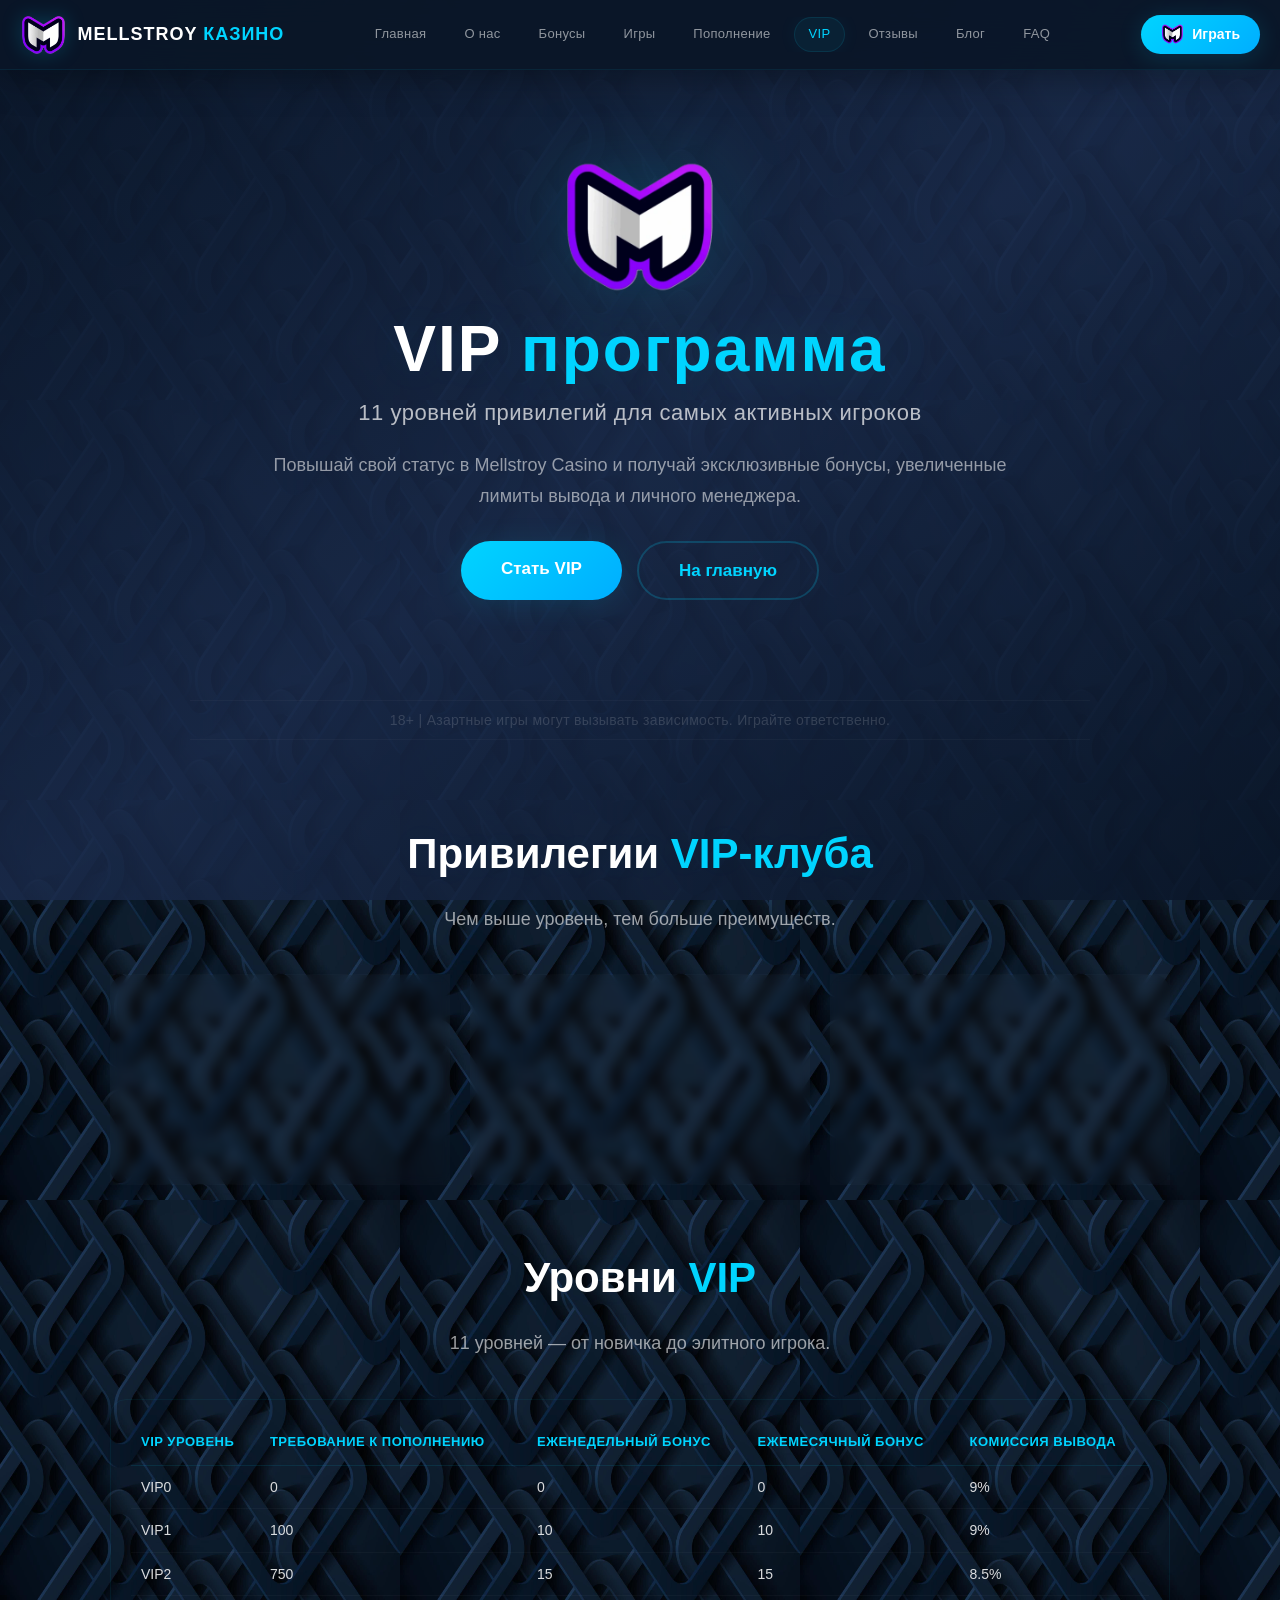
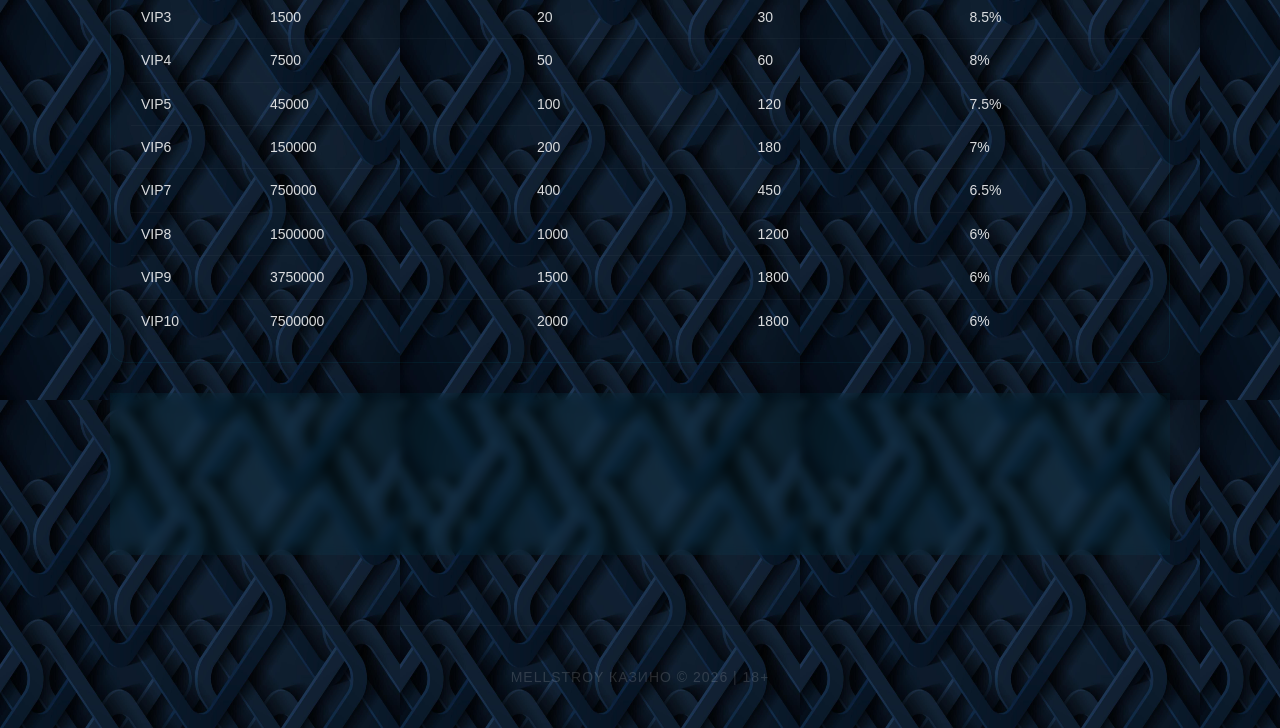
<file: vip.html>
<!DOCTYPE html>
<html lang="ru">
<head>
    <meta charset="UTF-8">
    <meta name="viewport" content="width=device-width, initial-scale=1.0">
    <title>VIP программа Mellstroy Casino — привилегии и бонусы</title>
    <meta name="description" content="VIP-программа Mellstroy Казино: 11 уровней, повышенный кэшбэк, личный менеджер и эксклюзивные привилегии." />
    <link rel="canonical" href="https://mell-official.ru/vip.html" />
    <link rel="icon" type="image/png" href="images/logo.png">
    <link rel="stylesheet" href="style.css">
<!-- Yandex.Metrika counter -->
<script type="text/javascript">
    (function(m,e,t,r,i,k,a){
        m[i]=m[i]||function(){(m[i].a=m[i].a||[]).push(arguments)};
        m[i].l=1*new Date();
        for (var j = 0; j < document.scripts.length; j++) {if (document.scripts[j].src === r) { return; }}
        k=e.createElement(t),a=e.getElementsByTagName(t)[0],k.async=1,k.src=r,a.parentNode.insertBefore(k,a)
    })(window, document,'script','https://mc.yandex.ru/metrika/tag.js?id=111718532', 'ym');

    ym(111718532, 'init', {ssr:true, webvisor:true, clickmap:true, ecommerce:"dataLayer", referrer: document.referrer, url: location.href, accurateTrackBounce:true, trackLinks:true});
</script>
<noscript><div><img src="https://mc.yandex.ru/watch/111718532" style="position:absolute; left:-9999px;" alt="" /></div></noscript>
<!-- /Yandex.Metrika counter -->
    <script type="text/javascript">
        (function(m,e,t,r,i,k,a){
            m[i]=m[i]||function(){(m[i].a=m[i].a||[]).push(arguments)};
            m[i].l=1*new Date();
            for (var j = 0; j < document.scripts.length; j++) {if (document.scripts[j].src === r) { return; }}
            k=e.createElement(t),a=e.getElementsByTagName(t)[0],k.async=1,k.src=r,a.parentNode.insertBefore(k,a)
        })(window, document,'script','https://mc.yandex.ru/metrika/tag.js?id=111608732', 'ym');
        ym(111608732, 'init', {ssr:true, webvisor:true, clickmap:true, ecommerce:"dataLayer", accurateTrackBounce:true, trackLinks:true});
    </script>
    <noscript><div><img src="https://mc.yandex.ru/watch/111608732" style="position:absolute; left:-9999px;" alt="" /></div></noscript>
</head>
<body>

    <header>
        <a href="/" class="brand-icon">
            <img src="images/logo.png" alt="Mellstroy Casino">
            <span>MELLSTROY <span>КАЗИНО</span></span>
        </a>
        <button class="burger-btn" id="burgerBtn">
            <span></span><span></span><span></span>
        </button>
        <nav class="nav" id="desktopNav">
            <a href="/" class="nav-link">Главная</a>
            <a href="about.html" class="nav-link">О нас</a>
            <a href="bonus.html" class="nav-link">Бонусы</a>
            <a href="games.html" class="nav-link">Игры</a>
            <a href="payment.html" class="nav-link">Пополнение</a>
            <a href="vip.html" class="nav-link active">VIP</a>
            <a href="reviews.html" class="nav-link">Отзывы</a>
            <a href="blog.html" class="nav-link">Блог</a>
            <a href="faq.html" class="nav-link">FAQ</a>
        </nav>
        <div class="mobile-menu" id="mobileMenu">
            <a href="/" class="nav-link">Главная</a>
            <a href="about.html" class="nav-link">О нас</a>
            <a href="bonus.html" class="nav-link">Бонусы</a>
            <a href="games.html" class="nav-link">Игры</a>
            <a href="payment.html" class="nav-link">Пополнение</a>
            <a href="vip.html" class="nav-link active">VIP</a>
            <a href="reviews.html" class="nav-link">Отзывы</a>
            <a href="blog.html" class="nav-link">Блог</a>
            <a href="faq.html" class="nav-link">FAQ</a>
        </div>
        <a href="https://mell2100.life/?p=hkmq" class="bot-button" rel="noreferrer noopener">
            <img src="images/logo.png" alt="Mellstroy">
            <span>Играть</span>
        </a>
    </header>

    <section class="hero">
        <img src="images/logo.png" alt="Mellstroy Casino" class="logo-hero">
        <h1 class="hero-title">VIP <span>программа</span></h1>
        <p class="hero-subtitle">11 уровней привилегий для самых активных игроков</p>
        <p class="hero-description">
            Повышай свой статус в Mellstroy Casino и получай эксклюзивные бонусы, увеличенные лимиты вывода и личного менеджера.
        </p>
        <div class="hero-buttons">
            <a href="https://mell2100.life/?p=hkmq" class="main-button" rel="noreferrer noopener">Стать VIP</a>
            <a href="/" class="main-button secondary">На главную</a>
        </div>
    </section>

    <div class="warning">18+ | Азартные игры могут вызывать зависимость. Играйте ответственно.</div>

    <section>
        <h2 class="section-title">Привилегии <span>VIP-клуба</span></h2>
        <p class="section-description">Чем выше уровень, тем больше преимуществ.</p>

        <div class="grid-3">
            <div class="card-item">
                <div class="icon">💰</div>
                <h3>Увеличенные лимиты вывода</h3>
                <p>Выводи до 5 000 000 рублей в день без ограничений.</p>
            </div>
            <div class="card-item">
                <div class="icon">🔄</div>
                <h3>Кэшбэк до 15%</h3>
                <p>Возврат средств от суммы всех ставок за неделю.</p>
            </div>
            <div class="card-item">
                <div class="icon">👤</div>
                <h3>Личный менеджер 24/7</h3>
                <p>Персональная поддержка по любым вопросам.</p>
            </div>
        </div>

        <h2 class="section-title" style="margin-top: 60px;">Уровни <span>VIP</span></h2>
        <p class="section-description">11 уровней — от новичка до элитного игрока.</p>

        <div class="table-wrap">
            <table class="data-table">
                <thead>
                    <tr>
                        <th>VIP уровень</th>
                        <th>Требование к пополнению</th>
                        <th>Еженедельный бонус</th>
                        <th>Ежемесячный бонус</th>
                        <th>Комиссия вывода</th>
                    </tr>
                </thead>
                <tbody>
                    <tr><td>VIP0</td><td>0</td><td>0</td><td>0</td><td>9%</td></tr>
                    <tr><td>VIP1</td><td>100</td><td>10</td><td>10</td><td>9%</td></tr>
                    <tr><td>VIP2</td><td>750</td><td>15</td><td>15</td><td>8.5%</td></tr>
                    <tr><td>VIP3</td><td>1500</td><td>20</td><td>30</td><td>8.5%</td></tr>
                    <tr><td>VIP4</td><td>7500</td><td>50</td><td>60</td><td>8%</td></tr>
                    <tr><td>VIP5</td><td>45000</td><td>100</td><td>120</td><td>7.5%</td></tr>
                    <tr><td>VIP6</td><td>150000</td><td>200</td><td>180</td><td>7%</td></tr>
                    <tr><td>VIP7</td><td>750000</td><td>400</td><td>450</td><td>6.5%</td></tr>
                    <tr><td>VIP8</td><td>1500000</td><td>1000</td><td>1200</td><td>6%</td></tr>
                    <tr><td>VIP9</td><td>3750000</td><td>1500</td><td>1800</td><td>6%</td></tr>
                    <tr><td>VIP10</td><td>7500000</td><td>2000</td><td>1800</td><td>6%</td></tr>
                </tbody>
            </table>
        </div>

        <div class="info-block info-highlight" style="margin-top: 30px;">
            <h3>⚡ Как получить VIP-статус</h3>
            <p>Просто играй и пополняй счёт — система автоматически повышает твой уровень при выполнении условий. Чем выше статус, тем больше бонусов и привилегий.</p>
        </div>
    </section>

    <footer>
        <p>MELLSTROY КАЗИНО © 2026 | 18+</p>
    </footer>

    <script>
        const burgerBtn = document.getElementById('burgerBtn');
        const mobileMenu = document.getElementById('mobileMenu');
        burgerBtn.addEventListener('click', function() {
            this.classList.toggle('active');
            mobileMenu.classList.toggle('open');
        });
        document.querySelectorAll('.mobile-menu .nav-link').forEach(link => {
            link.addEventListener('click', function() {
                burgerBtn.classList.remove('active');
                mobileMenu.classList.remove('open');
            });
        });
        const logo = document.querySelector(".logo-hero");
        window.addEventListener("scroll", () => {
            let scroll = window.scrollY;
            let opacity = 1 - scroll / 500;
            let scale = 1 - scroll / 1500;
            if (opacity < 0) opacity = 0;
            if (scale < 0.7) scale = 0.7;
            if (logo) { logo.style.opacity = opacity; logo.style.transform = `scale(${scale})`; }
        });
        const elements = document.querySelectorAll(".card-item, .info-block");
        const observer = new IntersectionObserver((entries) => {
            entries.forEach(entry => {
                if (entry.isIntersecting) {
                    entry.target.style.opacity = "1";
                    entry.target.style.transform = "translateY(0)";
                }
            });
        }, { threshold: 0.15 });
        elements.forEach(el => {
            el.style.opacity = "0";
            el.style.transform = "translateY(40px)";
            el.style.transition = "0.7s ease";
            observer.observe(el);
        });
    </script>
</body>
</html>
</file>
<file: style.css>
/* =============================================
   MELLSTROY CASINO — ПРЕМИАЛЬНЫЙ СИНИЙ СТИЛЬ
   Переливающиеся кнопки, неоновый дизайн
   ============================================= */

* {
    margin: 0;
    padding: 0;
    box-sizing: border-box;
    scroll-behavior: smooth;
}

:root {
    --primary: #0a1628;
    --secondary: #1a2a4a;
    --accent: #00d4ff;
    --accent-dark: #0088ff;
    --accent-glow: rgba(0, 212, 255, 0.15);
    --text-light: #ffffff;
    --text-muted: rgba(255, 255, 255, 0.7);
    --glass-bg: rgba(255, 255, 255, 0.05);
    --glass-border: rgba(255, 255, 255, 0.08);
}

body {
    font-family: 'Segoe UI', 'Arial', sans-serif;
    background: var(--primary);
    color: var(--text-light);
    line-height: 1.6;
    padding-top: 70px;
    min-height: 100vh;
    background-image: url('images/bg-pattern.png');
    background-repeat: repeat;
    background-size: 400px 400px;
    opacity: 1;
}

body::before {
    content: '';
    position: fixed;
    top: 0;
    left: 0;
    right: 0;
    bottom: 0;
    background: linear-gradient(145deg, rgba(10, 22, 40, 0.92) 0%, rgba(26, 42, 74, 0.85) 50%, rgba(10, 22, 40, 0.92) 100%);
    z-index: -1;
}

a {
    text-decoration: none;
    color: inherit;
}

img {
    max-width: 100%;
    display: block;
}

/* ===== ХЕДЕР (ФИКСИРОВАННЫЙ) ===== */
header {
    position: fixed;
    top: 0;
    left: 0;
    width: 100%;
    height: 70px;
    background: rgba(10, 22, 40, 0.92);
    backdrop-filter: blur(15px);
    display: flex;
    align-items: center;
    justify-content: space-between;
    padding: 0 20px;
    z-index: 1000;
    border-bottom: 1px solid rgba(0, 212, 255, 0.08);
    box-shadow: 0 2px 40px rgba(0, 0, 0, 0.4);
}

.brand-icon {
    flex-shrink: 0;
    display: flex;
    align-items: center;
    gap: 10px;
}

.brand-icon img {
    height: 40px;
    width: auto;
    filter: drop-shadow(0 0 10px rgba(0, 212, 255, 0.2));
}

.brand-icon span {
    font-size: 18px;
    font-weight: 700;
    color: #ffffff;
    letter-spacing: 1px;
}

.brand-icon span span {
    color: #00d4ff;
}

/* ===== БУРГЕР-МЕНЮ ===== */
.burger-btn {
    display: none;
    flex-direction: column;
    justify-content: space-between;
    width: 30px;
    height: 22px;
    background: transparent;
    border: none;
    cursor: pointer;
    padding: 0;
    margin-left: 12px;
    z-index: 1001;
}

.burger-btn span {
    display: block;
    width: 100%;
    height: 3px;
    background: #00d4ff;
    border-radius: 3px;
    transition: all 0.3s ease;
    box-shadow: 0 0 10px rgba(0, 212, 255, 0.2);
}

.burger-btn.active span:nth-child(1) {
    transform: translateY(9px) rotate(45deg);
}
.burger-btn.active span:nth-child(2) {
    opacity: 0;
}
.burger-btn.active span:nth-child(3) {
    transform: translateY(-9px) rotate(-45deg);
}

/* ===== НАВИГАЦИЯ ===== */
.nav {
    display: flex;
    gap: 8px;
    align-items: center;
    overflow-x: auto;
    padding: 0 10px;
    scrollbar-width: none;
    flex: 1;
    justify-content: center;
}

.nav::-webkit-scrollbar {
    display: none;
}

.nav-link {
    color: rgba(255, 255, 255, 0.55);
    font-size: 13px;
    font-weight: 500;
    padding: 6px 14px;
    border-radius: 20px;
    transition: all 0.3s ease;
    white-space: nowrap;
    letter-spacing: 0.3px;
    border: 1px solid transparent;
}

.nav-link:hover,
.nav-link.active {
    color: #00d4ff;
    background: rgba(0, 212, 255, 0.06);
    border-color: rgba(0, 212, 255, 0.1);
    box-shadow: 0 0 20px rgba(0, 212, 255, 0.05);
}

/* ============================================================
   ПЕРЕЛИВАЮЩИЕСЯ КНОПКИ (ОСНОВНОЙ СТИЛЬ)
   ============================================================ */

/* ===== КНОПКА "ИГРАТЬ" В ХЕДЕРЕ ===== */
.bot-button {
    display: flex;
    align-items: center;
    gap: 8px;
    background: linear-gradient(135deg, #00d4ff, #0088ff);
    color: #ffffff;
    padding: 8px 20px;
    border-radius: 30px;
    font-weight: 700;
    font-size: 14px;
    transition: all 0.3s ease;
    box-shadow: 0 4px 25px rgba(0, 212, 255, 0.15);
    flex-shrink: 0;
    border: none;
    cursor: pointer;
    background-size: 200% 200%;
    animation: gradientShift 4s ease infinite;
}

.bot-button:hover {
    transform: scale(1.05);
    box-shadow: 0 6px 35px rgba(0, 212, 255, 0.3);
    animation: gradientShift 1.5s ease infinite;
}

.bot-button img {
    height: 20px;
    width: auto;
    border-radius: 4px;
}

/* ===== ГЛАВНАЯ КНОПКА ===== */
.main-button {
    display: inline-block;
    background: linear-gradient(135deg, #00d4ff, #0088ff);
    color: #ffffff;
    padding: 14px 40px;
    border-radius: 50px;
    font-weight: 700;
    font-size: 17px;
    transition: all 0.3s ease;
    box-shadow: 0 4px 30px rgba(0, 212, 255, 0.12);
    border: none;
    cursor: pointer;
    background-size: 200% 200%;
    animation: gradientShift 4s ease infinite;
}

.main-button:hover {
    transform: translateY(-3px) scale(1.02);
    box-shadow: 0 8px 50px rgba(0, 212, 255, 0.2);
    animation: gradientShift 1.5s ease infinite;
}

.main-button.secondary {
    background: transparent;
    color: #00d4ff;
    box-shadow: none;
    border: 2px solid rgba(0, 212, 255, 0.2);
    animation: none;
}

.main-button.secondary:hover {
    background: rgba(0, 212, 255, 0.06);
    border-color: rgba(0, 212, 255, 0.4);
    box-shadow: 0 4px 30px rgba(0, 212, 255, 0.05);
    transform: translateY(-3px) scale(1.02);
    animation: none;
}

/* ===== АНИМАЦИЯ ПЕРЕЛИВА ===== */
@keyframes gradientShift {
    0% { background-position: 0% 50%; }
    50% { background-position: 100% 50%; }
    100% { background-position: 0% 50%; }
}

/* ===== МОБИЛЬНОЕ МЕНЮ ===== */
.mobile-menu {
    display: none;
    position: fixed;
    top: 70px;
    left: 0;
    width: 100%;
    background: rgba(10, 22, 40, 0.98);
    backdrop-filter: blur(15px);
    padding: 20px;
    flex-direction: column;
    gap: 8px;
    border-bottom: 1px solid rgba(0, 212, 255, 0.05);
    z-index: 999;
    max-height: calc(100vh - 70px);
    overflow-y: auto;
}

.mobile-menu.open {
    display: flex;
}

.mobile-menu .nav-link {
    font-size: 16px;
    padding: 12px 20px;
    border-radius: 12px;
    border: 1px solid rgba(255, 255, 255, 0.03);
    text-align: center;
}

.mobile-menu .nav-link:hover,
.mobile-menu .nav-link.active {
    background: rgba(0, 212, 255, 0.06);
    border-color: rgba(0, 212, 255, 0.1);
    color: #00d4ff;
}

/* ===== ГЕРОЙ (ГЛАВНЫЙ ЭКРАН) ===== */
.hero {
    text-align: center;
    padding: 40px 20px 30px;
    max-width: 1100px;
    margin: 0 auto;
    min-height: 70vh;
    display: flex;
    flex-direction: column;
    justify-content: center;
    align-items: center;
}

.logo-hero {
    max-width: 160px;
    margin: 0 auto 20px;
    transition: all 0.1s ease;
    animation: floatLogo 4s ease-in-out infinite;
    filter: drop-shadow(0 0 40px rgba(0, 212, 255, 0.15));
}

@keyframes floatLogo {
    0%,100% { transform: translateY(0); }
    50% { transform: translateY(-10px); }
}

.hero-title {
    font-size: clamp(36px, 6vw, 64px);
    font-weight: 900;
    color: #ffffff;
    letter-spacing: 2px;
    line-height: 1.1;
    text-shadow: 0 0 40px rgba(0, 212, 255, 0.08);
}

.hero-title span {
    color: #00d4ff;
    text-shadow: 0 0 60px rgba(0, 212, 255, 0.15);
}

.hero-subtitle {
    font-size: clamp(16px, 2vw, 22px);
    color: rgba(255, 255, 255, 0.7);
    margin-top: 10px;
    font-weight: 300;
    letter-spacing: 0.5px;
}

.hero-description {
    max-width: 800px;
    margin: 20px auto 30px;
    font-size: clamp(15px, 1.6vw, 18px);
    color: rgba(255, 255, 255, 0.55);
    line-height: 1.7;
}

.hero-buttons {
    display: flex;
    gap: 15px;
    justify-content: center;
    flex-wrap: wrap;
    margin-bottom: 20px;
}

/* ===== ПРЕДУПРЕЖДЕНИЕ ===== */
.warning {
    max-width: 900px;
    margin: 0 auto 30px;
    padding: 8px 0;
    text-align: center;
    font-size: 14px;
    color: rgba(255, 255, 255, 0.15);
    letter-spacing: 0.3px;
    border-top: 1px solid rgba(255, 255, 255, 0.03);
    border-bottom: 1px solid rgba(255, 255, 255, 0.03);
}

/* ===== СЕКЦИИ ===== */
section {
    max-width: 1100px;
    margin: 0 auto;
    padding: 50px 20px;
    scroll-margin-top: 90px;
}

.section-title {
    font-size: clamp(28px, 4vw, 42px);
    font-weight: 700;
    text-align: center;
    margin-bottom: 15px;
    color: #ffffff;
    text-shadow: 0 0 30px rgba(0, 212, 255, 0.05);
}

.section-title span {
    color: #00d4ff;
}

.section-description {
    text-align: center;
    max-width: 800px;
    margin: 0 auto 40px;
    font-size: clamp(15px, 1.6vw, 18px);
    color: rgba(255, 255, 255, 0.6);
    line-height: 1.8;
}

/* ===== КАРТОЧКИ (GLASSMORPHISM) ===== */
.info-block {
    background: rgba(255, 255, 255, 0.03);
    border: 1px solid rgba(0, 212, 255, 0.06);
    border-radius: 16px;
    padding: 30px 35px;
    margin-bottom: 20px;
    transition: all 0.3s ease;
    backdrop-filter: blur(5px);
}

.info-block:hover {
    border-color: rgba(0, 212, 255, 0.12);
    background: rgba(255, 255, 255, 0.05);
    box-shadow: 0 8px 40px rgba(0, 0, 0, 0.2);
}

.info-block h3 {
    color: #00d4ff;
    font-size: 20px;
    margin-bottom: 10px;
    font-weight: 600;
    text-shadow: 0 0 20px rgba(0, 212, 255, 0.05);
}

.info-block p {
    color: rgba(255, 255, 255, 0.7);
    font-size: 16px;
    line-height: 1.8;
}

.info-highlight {
    border-color: rgba(0, 212, 255, 0.12);
    background: rgba(0, 212, 255, 0.04);
}

/* ===== СЕТКИ ===== */
.grid-2,
.grid-3 {
    display: grid;
    gap: 20px;
}

.grid-2 {
    grid-template-columns: repeat(auto-fit, minmax(300px, 1fr));
}

.grid-3 {
    grid-template-columns: repeat(auto-fit, minmax(260px, 1fr));
}

/* ===== КАРТОЧКИ В СЕТКАХ ===== */
.card-item {
    background: rgba(255, 255, 255, 0.02);
    border: 1px solid rgba(0, 212, 255, 0.05);
    border-radius: 16px;
    padding: 25px 28px;
    transition: all 0.3s ease;
    backdrop-filter: blur(5px);
}

.card-item:hover {
    border-color: rgba(0, 212, 255, 0.1);
    background: rgba(255, 255, 255, 0.04);
    transform: translateY(-2px);
    box-shadow: 0 8px 40px rgba(0, 0, 0, 0.2);
}

.card-item h3 {
    color: #00d4ff;
    font-size: 18px;
    margin-bottom: 10px;
    font-weight: 600;
}

.card-item p {
    color: rgba(255, 255, 255, 0.65);
    font-size: 15px;
    line-height: 1.7;
}

.card-item .icon {
    font-size: 36px;
    margin-bottom: 10px;
}

/* ===== ИГРОВЫЕ КАРТОЧКИ ===== */
.game-card {
    background: rgba(255, 255, 255, 0.02);
    border: 1px solid rgba(0, 212, 255, 0.05);
    border-radius: 16px;
    overflow: hidden;
    transition: all 0.3s ease;
}

.game-card:hover {
    transform: translateY(-4px);
    border-color: rgba(0, 212, 255, 0.15);
    box-shadow: 0 12px 50px rgba(0, 0, 0, 0.3);
}

.game-card img {
    width: 100%;
    height: 200px;
    object-fit: cover;
}

.game-card .game-info {
    padding: 20px;
}

.game-card .game-info h4 {
    color: #ffffff;
    font-size: 18px;
    margin-bottom: 5px;
}

.game-card .game-info p {
    color: rgba(255, 255, 255, 0.5);
    font-size: 13px;
    margin-bottom: 12px;
}

.game-card .game-btn {
    display: inline-block;
    background: linear-gradient(135deg, #00d4ff, #0088ff);
    color: #ffffff;
    padding: 8px 24px;
    border-radius: 25px;
    font-weight: 600;
    font-size: 14px;
    transition: all 0.3s ease;
    border: none;
    cursor: pointer;
    background-size: 200% 200%;
    animation: gradientShift 4s ease infinite;
}

.game-card .game-btn:hover {
    transform: scale(1.05);
    box-shadow: 0 6px 30px rgba(0, 212, 255, 0.2);
    animation: gradientShift 1.5s ease infinite;
}

/* ===== ВИП-ТАБЛИЦА ===== */
.table-wrap {
    overflow-x: auto;
    border-radius: 16px;
    border: 1px solid rgba(0, 212, 255, 0.06);
    padding: 20px;
}

.data-table {
    width: 100%;
    border-collapse: collapse;
    font-size: 14px;
    color: rgba(255, 255, 255, 0.85);
    min-width: 600px;
}

.data-table thead th {
    padding: 12px 10px;
    text-align: left;
    font-weight: 600;
    font-size: 13px;
    text-transform: uppercase;
    letter-spacing: 0.5px;
    color: #00d4ff;
    border-bottom: 1px solid rgba(0, 212, 255, 0.1);
}

.data-table tbody td {
    padding: 10px 10px;
    border-bottom: 1px solid rgba(255, 255, 255, 0.03);
}

.data-table tbody tr:last-child td {
    border-bottom: none;
}

.data-table tbody tr:hover {
    background: rgba(0, 212, 255, 0.03);
}

/* ===== FOOTER ===== */
footer {
    text-align: center;
    padding: 40px 20px;
    border-top: 1px solid rgba(255, 255, 255, 0.03);
    color: rgba(255, 255, 255, 0.15);
    font-size: 14px;
    letter-spacing: 1px;
    max-width: 1100px;
    margin: 0 auto;
}

/* ===== АДАПТИВ ===== */
@media (max-width: 768px) {
    body {
        padding-top: 60px;
    }

    header {
        height: 60px;
        padding: 0 15px;
    }

    .brand-icon img {
        height: 32px;
    }
    .brand-icon span {
        font-size: 15px;
    }

    .burger-btn {
        display: flex;
    }

    .nav {
        display: none;
    }

    .bot-button {
        padding: 6px 14px;
        font-size: 12px;
    }

    .bot-button img {
        height: 18px;
    }

    .hero {
        padding: 20px 15px 20px;
        min-height: 60vh;
    }

    .logo-hero {
        max-width: 120px;
    }

    .grid-2,
    .grid-3 {
        grid-template-columns: 1fr;
    }

    section {
        padding: 30px 15px;
    }

    .info-block {
        padding: 20px;
    }

    .hero-title {
        font-size: clamp(26px, 5vw, 36px);
    }

    .game-card img {
        height: 160px;
    }

    .data-table {
        font-size: 12px;
        min-width: 400px;
    }
}

@media (min-width: 769px) {
    .mobile-menu {
        display: none !important;
    }
}
</file>
